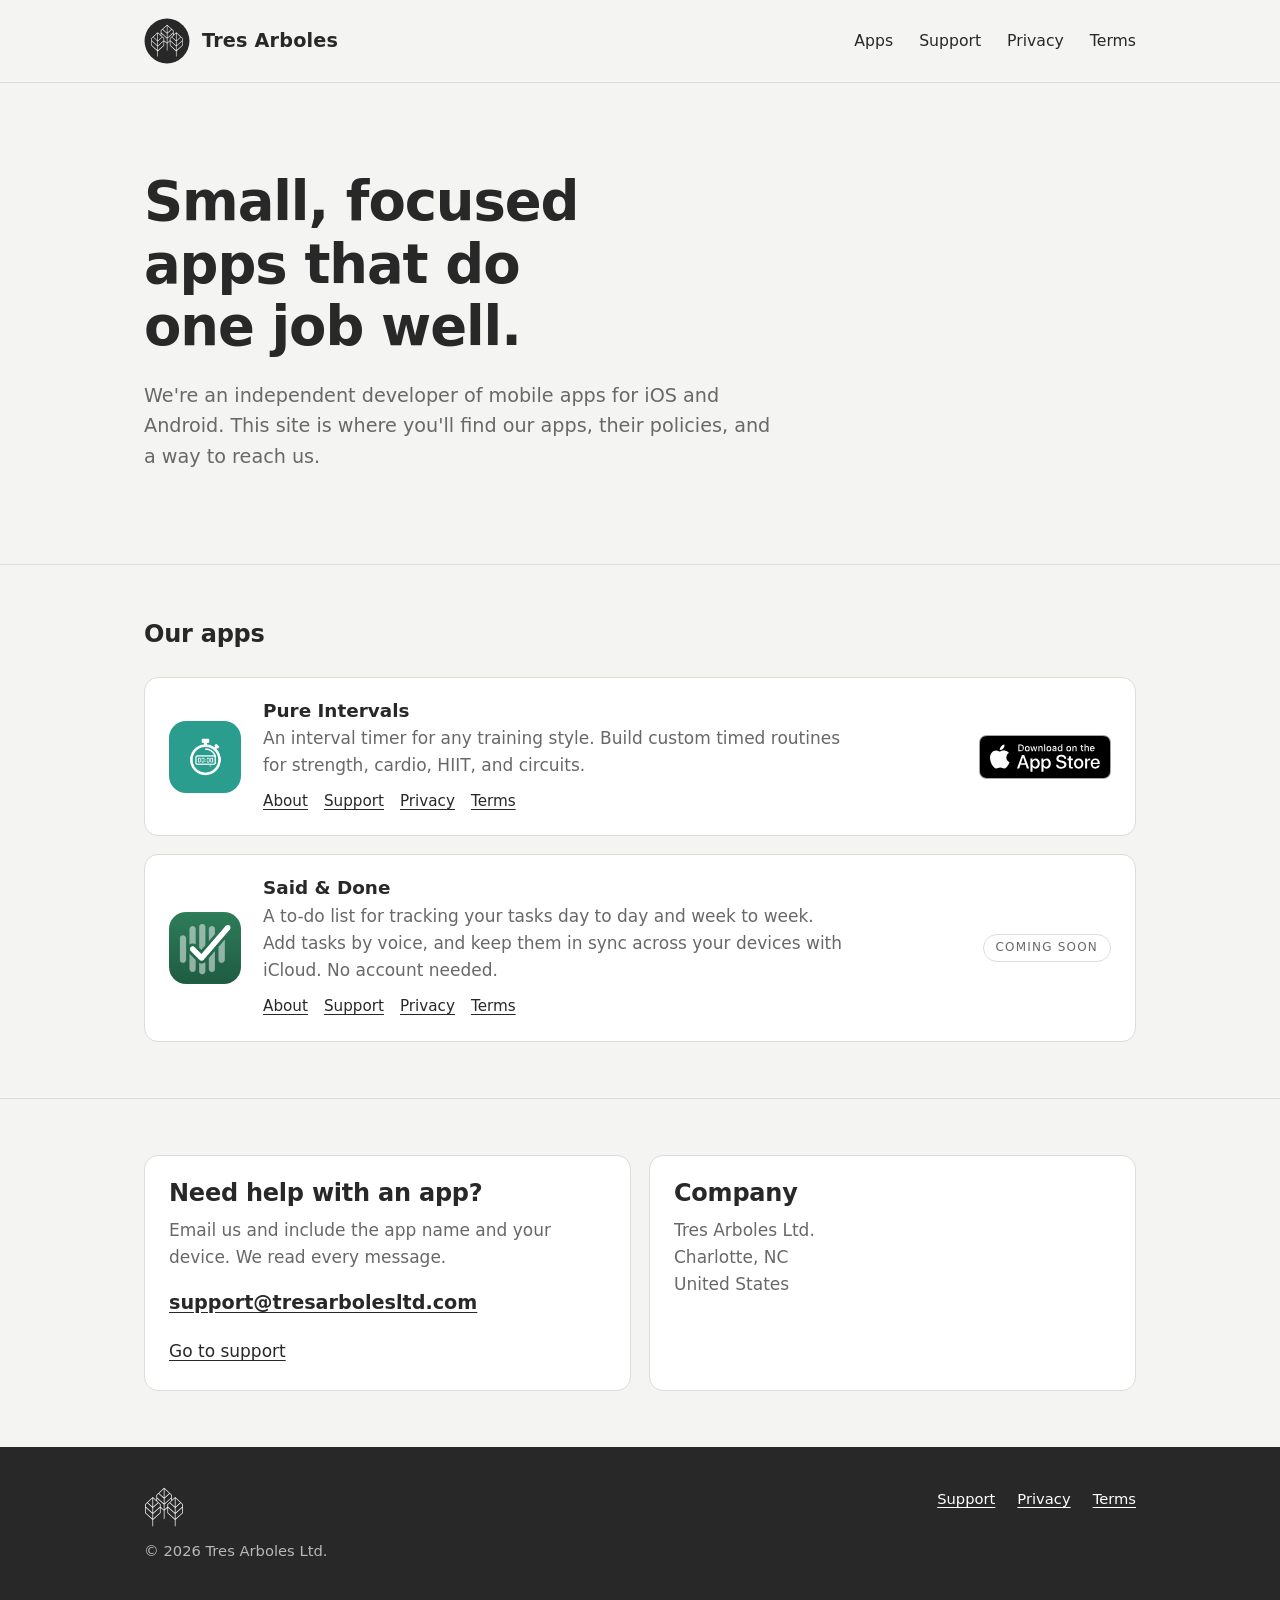
<file: index.html>
<!doctype html>
<html lang="en">
<head>
  <meta charset="utf-8">
  <meta name="viewport" content="width=device-width, initial-scale=1">
  <title>Tres Arboles — Mobile apps</title>
  <meta name="description" content="Tres Arboles Ltd. builds small, focused mobile apps, including Pure Intervals. Find app support, privacy policies, and contact details here.">
  <link rel="canonical" href="https://tresarbolesltd.com/">
  <meta property="og:type" content="website">
  <meta property="og:site_name" content="Tres Arboles">
  <meta property="og:title" content="Apps, support, and privacy policies">
  <meta property="og:description" content="Tres Arboles Ltd. builds small, focused mobile apps, including Pure Intervals. Find app support, privacy policies, and contact details here.">
  <meta property="og:url" content="https://tresarbolesltd.com/">
  <meta property="og:image" content="https://tresarbolesltd.com/assets/og-image.png">
  <meta property="og:image:width" content="1200">
  <meta property="og:image:height" content="630">
  <meta property="og:image:alt" content="Tres Arboles logo">
  <meta name="twitter:card" content="summary_large_image">
  <link rel="icon" href="assets/logo/tres-arboles-circle.svg" type="image/svg+xml">
  <link rel="icon" href="assets/favicon-32.png" type="image/png" sizes="32x32">
  <link rel="apple-touch-icon" href="assets/apple-touch-icon.png">
  <link rel="stylesheet" href="assets/site.css">
</head>
<body>
  <header class="site-header">
    <div class="wrap">
      <a class="brand" href="./" aria-label="Tres Arboles home">
        <img class="logo-light" src="assets/logo/tres-arboles-circle.svg" alt="" width="46" height="46">
        <img class="logo-dark" src="assets/logo/tres-arboles-circle-white.svg" alt="" width="46" height="46">
        <span>Tres Arboles</span>
      </a>
      <nav class="site-nav" aria-label="Main">
        <a href="#apps">Apps</a>
        <a href="support/">Support</a>
        <a href="privacy/">Privacy</a>
        <a href="terms/">Terms</a>
      </nav>
    </div>
  </header>

  <main>
    <section class="hero">
      <div class="wrap">
        <div>
          <h1>Small, focused apps that do one job well.</h1>
          <p class="lede">We're an independent developer of mobile apps for iOS and Android. This site is where you'll find our apps, their policies, and a way to reach us.</p>
        </div>
      </div>
    </section>

    <section class="section" id="apps">
      <div class="wrap">
        <div class="section-head">
          <h2>Our apps</h2>
        </div>
        <ul class="apps">
          <li class="app">
            <img class="app-icon" src="assets/apps/pure-intervals.png" alt="" width="72" height="72">
            <div>
              <h3>Pure Intervals</h3>
              <p>An interval timer for any training style. Build custom timed routines for strength, cardio, HIIT, and circuits.</p>
              <div class="app-links">
                <a href="pure-intervals/">About</a>
                <a href="support/">Support</a>
                <a href="pure-intervals/privacy/">Privacy</a>
                <a href="pure-intervals/terms/">Terms</a>
              </div>
            </div>
            <div class="app-cta">
              <a class="store-badge" href="https://apps.apple.com/us/app/pure-intervals-interval-timer/id6761694802"><img src="assets/badges/app-store.svg" alt="Download on the App Store" width="132" height="44"></a>
            </div>
          </li>
          <li class="app">
            <img class="app-icon" src="assets/apps/said-and-done.png" alt="" width="72" height="72">
            <div>
              <h3>Said &amp; Done</h3>
              <p>A to-do list for tracking your tasks day to day and week to week. Add tasks by voice, and keep them in sync across your devices with iCloud. No account needed.</p>
              <div class="app-links">
                <a href="said-and-done/">About</a>
                <a href="support/">Support</a>
                <a href="said-and-done/privacy/">Privacy</a>
                <a href="said-and-done/terms/">Terms</a>
              </div>
            </div>
            <div class="app-cta">
              <span class="tag">Coming soon</span>
            </div>
          </li>
        </ul>
      </div>
    </section>

    <section class="section" id="contact">
      <div class="wrap">
        <div class="cols">
          <div class="card">
            <h2>Need help with an app?</h2>
            <p class="muted">Email us and include the app name and your device. We read every message.</p>
            <p class="email"><a href="mailto:support@tresarbolesltd.com">support@tresarbolesltd.com</a></p>
            <p><a href="support/">Go to support</a></p>
          </div>
          <div class="card">
            <h2>Company</h2>
            <address>
              Tres Arboles Ltd.<br>
              Charlotte, NC<br>
              United States
            </address>
          </div>
        </div>
      </div>
    </section>
  </main>

  <footer class="site-footer">
    <div class="wrap">
      <div>
        <img src="assets/logo/tres-arboles-mark-white.svg" alt="" width="34" height="34">
        <p>&copy; 2026 Tres Arboles Ltd.</p>
      </div>
      <nav aria-label="Footer">
        <a href="support/">Support</a>
        <a href="privacy/">Privacy</a>
        <a href="terms/">Terms</a>
      </nav>
    </div>
  </footer>
</body>
</html>
</file>
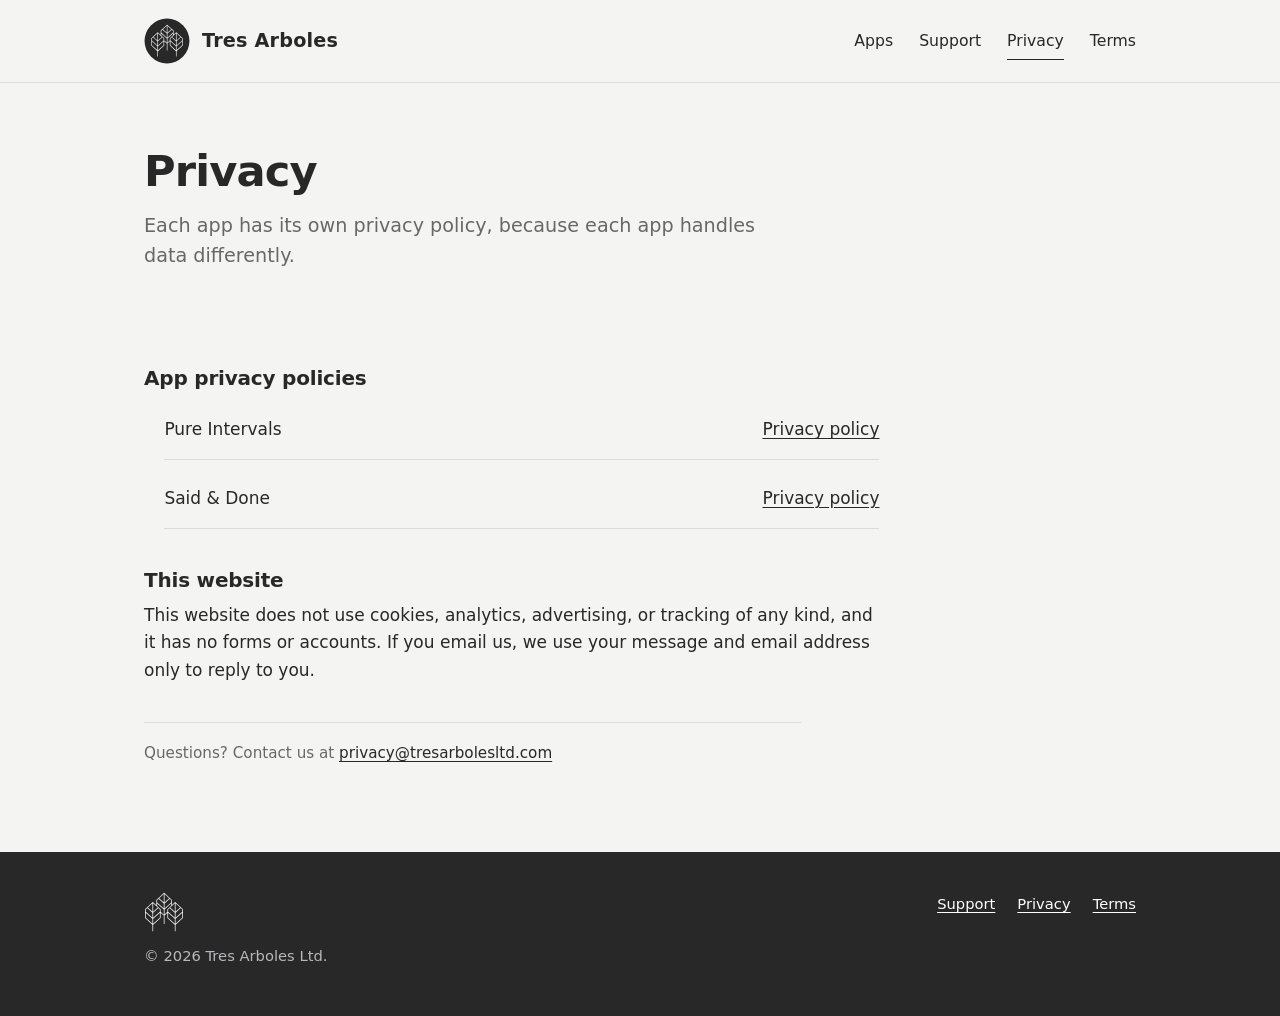
<file: privacy/index.html>
<!doctype html>
<html lang="en">
<head>
  <meta charset="utf-8">
  <meta name="viewport" content="width=device-width, initial-scale=1">
  <title>Privacy — Tres Arboles</title>
  <meta name="description" content="Privacy policies for Tres Arboles apps and this website.">
  <link rel="canonical" href="https://tresarbolesltd.com/privacy/">
  <meta property="og:type" content="website">
  <meta property="og:site_name" content="Tres Arboles">
  <meta property="og:title" content="Privacy — Tres Arboles">
  <meta property="og:description" content="Privacy policies for Tres Arboles apps and this website.">
  <meta property="og:url" content="https://tresarbolesltd.com/privacy/">
  <meta property="og:image" content="https://tresarbolesltd.com/assets/og-image.png">
  <meta property="og:image:width" content="1200">
  <meta property="og:image:height" content="630">
  <meta property="og:image:alt" content="Tres Arboles logo">
  <meta name="twitter:card" content="summary_large_image">
  <link rel="icon" href="../assets/logo/tres-arboles-circle.svg" type="image/svg+xml">
  <link rel="icon" href="../assets/favicon-32.png" type="image/png" sizes="32x32">
  <link rel="apple-touch-icon" href="../assets/apple-touch-icon.png">
  <link rel="stylesheet" href="../assets/site.css">
</head>
<body>
  <header class="site-header">
    <div class="wrap">
      <a class="brand" href="../" aria-label="Tres Arboles home">
        <img class="logo-light" src="../assets/logo/tres-arboles-circle.svg" alt="" width="46" height="46">
        <img class="logo-dark" src="../assets/logo/tres-arboles-circle-white.svg" alt="" width="46" height="46">
        <span>Tres Arboles</span>
      </a>
      <nav class="site-nav" aria-label="Main">
        <a href="../#apps">Apps</a>
        <a href="../support/">Support</a>
        <a href="./" aria-current="page">Privacy</a>
        <a href="../terms/">Terms</a>
      </nav>
    </div>
  </header>

  <main>
    <div class="wrap page-head">
      <h1>Privacy</h1>
      <p class="lede">Each app has its own privacy policy, because each app handles data differently.</p>
    </div>

    <div class="wrap prose">
      <h2>App privacy policies</h2>
      <ul class="doc-list">
        <li><span>Pure Intervals</span> <a href="../pure-intervals/privacy/">Privacy policy</a></li>
        <li><span>Said &amp; Done</span> <a href="../said-and-done/privacy/">Privacy policy</a></li>
      </ul>

      <h2>This website</h2>
      <p>This website does not use cookies, analytics, advertising, or tracking of any kind, and it has no forms or accounts. If you email us, we use your message and email address only to reply to you.</p>

      <p class="updated">Questions? Contact us at <a href="mailto:privacy@tresarbolesltd.com">privacy@tresarbolesltd.com</a></p>
    </div>
  </main>

  <footer class="site-footer">
    <div class="wrap">
      <div>
        <img src="../assets/logo/tres-arboles-mark-white.svg" alt="" width="34" height="34">
        <p>&copy; 2026 Tres Arboles Ltd.</p>
      </div>
      <nav aria-label="Footer">
        <a href="../support/">Support</a>
        <a href="./">Privacy</a>
        <a href="../terms/">Terms</a>
      </nav>
    </div>
  </footer>
</body>
</html>
</file>
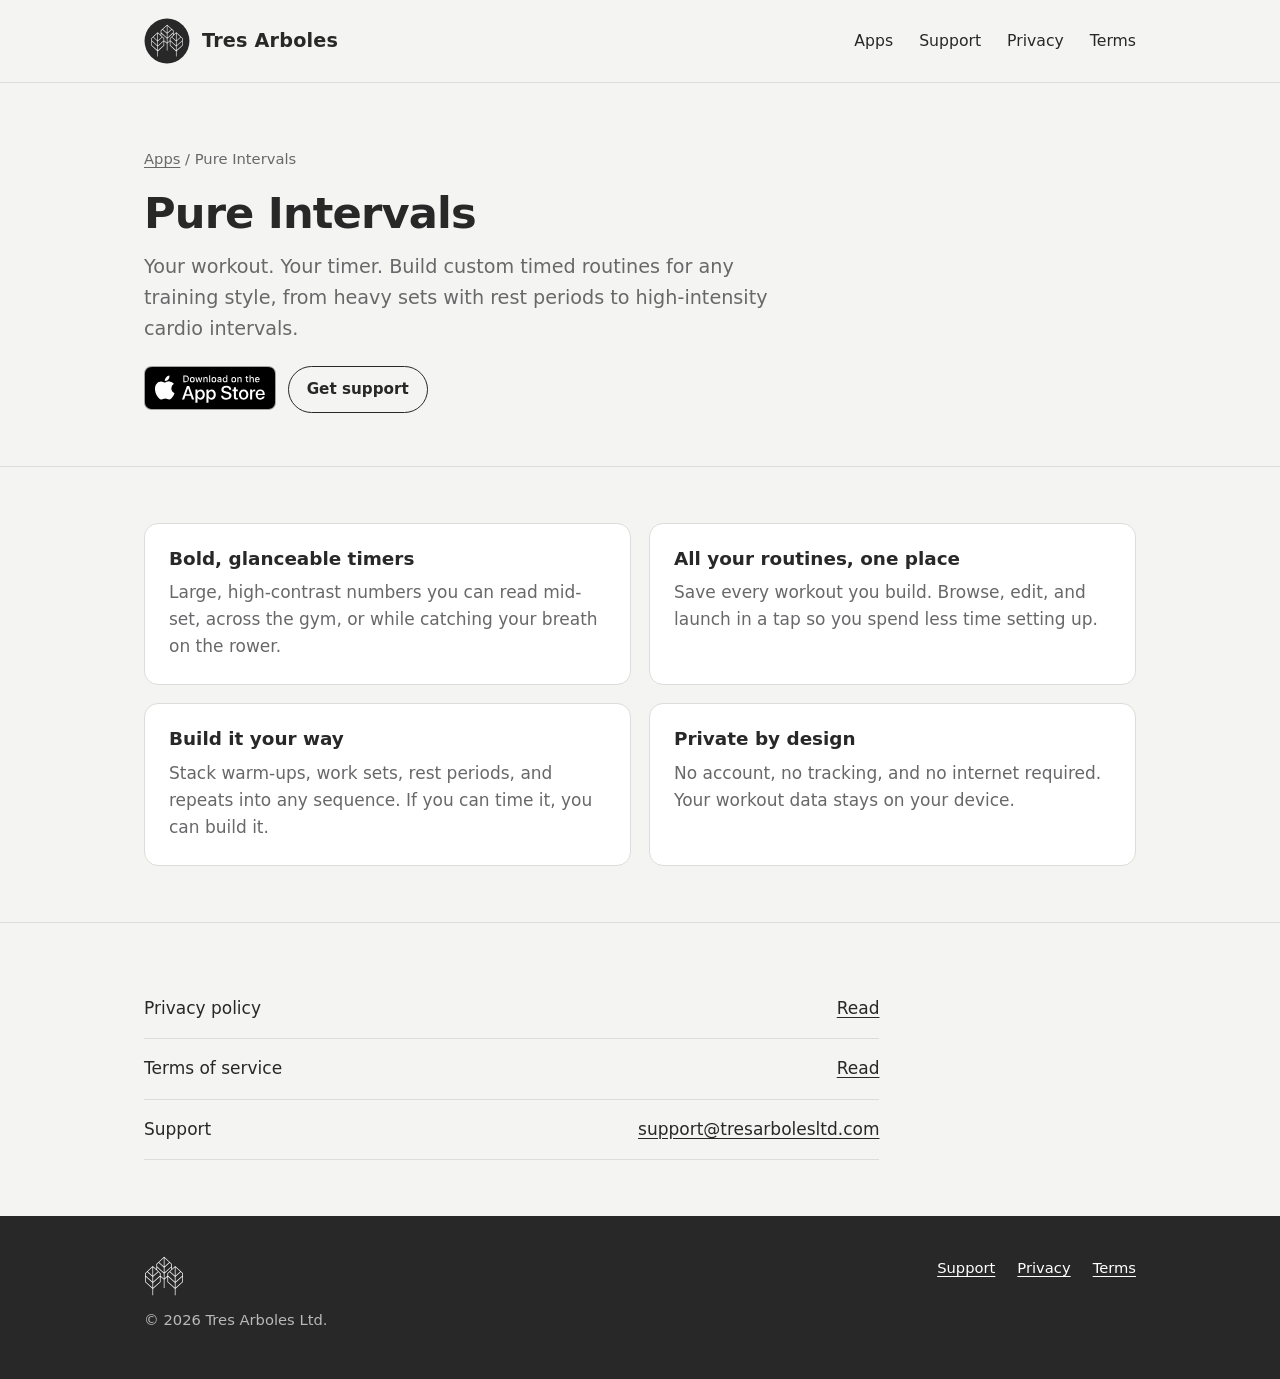
<file: pure-intervals/index.html>
<!doctype html>
<html lang="en">
<head>
  <meta charset="utf-8">
  <meta name="viewport" content="width=device-width, initial-scale=1">
  <title>Pure Intervals — Tres Arboles</title>
  <meta name="description" content="Pure Intervals is an interval timer for any training style: strength, cardio, HIIT, and circuits.">
  <link rel="canonical" href="https://tresarbolesltd.com/pure-intervals/">
  <meta property="og:type" content="website">
  <meta property="og:site_name" content="Tres Arboles">
  <meta property="og:title" content="Pure Intervals — Tres Arboles">
  <meta property="og:description" content="Pure Intervals is an interval timer for any training style: strength, cardio, HIIT, and circuits.">
  <meta property="og:url" content="https://tresarbolesltd.com/pure-intervals/">
  <meta property="og:image" content="https://tresarbolesltd.com/assets/og-image.png">
  <meta property="og:image:width" content="1200">
  <meta property="og:image:height" content="630">
  <meta property="og:image:alt" content="Tres Arboles logo">
  <meta name="twitter:card" content="summary_large_image">
  <link rel="icon" href="../assets/logo/tres-arboles-circle.svg" type="image/svg+xml">
  <link rel="icon" href="../assets/favicon-32.png" type="image/png" sizes="32x32">
  <link rel="apple-touch-icon" href="../assets/apple-touch-icon.png">
  <link rel="stylesheet" href="../assets/site.css">
</head>
<body>
  <header class="site-header">
    <div class="wrap">
      <a class="brand" href="../" aria-label="Tres Arboles home">
        <img class="logo-light" src="../assets/logo/tres-arboles-circle.svg" alt="" width="46" height="46">
        <img class="logo-dark" src="../assets/logo/tres-arboles-circle-white.svg" alt="" width="46" height="46">
        <span>Tres Arboles</span>
      </a>
      <nav class="site-nav" aria-label="Main">
        <a href="../#apps">Apps</a>
        <a href="../support/">Support</a>
        <a href="../privacy/">Privacy</a>
        <a href="../terms/">Terms</a>
      </nav>
    </div>
  </header>

  <main>
    <div class="wrap page-head">
      <p class="crumb"><a href="../#apps">Apps</a> / Pure Intervals</p>
      <h1>Pure Intervals</h1>
      <p class="lede">Your workout. Your timer. Build custom timed routines for any training style, from heavy sets with rest periods to high-intensity cardio intervals.</p>
      <p style="margin-top:22px; display:flex; gap:12px; flex-wrap:wrap">
        <a class="store-badge" href="https://apps.apple.com/us/app/pure-intervals-interval-timer/id6761694802"><img src="../assets/badges/app-store.svg" alt="Download on the App Store" width="132" height="44"></a>
        <a class="btn btn--ghost" href="../support/">Get support</a>
      </p>
    </div>

    <section class="section">
      <div class="wrap">
        <div class="cols">
          <div class="card">
            <h3>Bold, glanceable timers</h3>
            <p class="muted">Large, high-contrast numbers you can read mid-set, across the gym, or while catching your breath on the rower.</p>
          </div>
          <div class="card">
            <h3>All your routines, one place</h3>
            <p class="muted">Save every workout you build. Browse, edit, and launch in a tap so you spend less time setting up.</p>
          </div>
          <div class="card">
            <h3>Build it your way</h3>
            <p class="muted">Stack warm-ups, work sets, rest periods, and repeats into any sequence. If you can time it, you can build it.</p>
          </div>
          <div class="card">
            <h3>Private by design</h3>
            <p class="muted">No account, no tracking, and no internet required. Your workout data stays on your device.</p>
          </div>
        </div>
      </div>
    </section>

    <section class="section">
      <div class="wrap">
        <ul class="doc-list">
          <li><span>Privacy policy</span> <a href="privacy/">Read</a></li>
          <li><span>Terms of service</span> <a href="terms/">Read</a></li>
          <li><span>Support</span> <a href="mailto:support@tresarbolesltd.com">support@tresarbolesltd.com</a></li>
        </ul>
      </div>
    </section>
  </main>

  <footer class="site-footer">
    <div class="wrap">
      <div>
        <img src="../assets/logo/tres-arboles-mark-white.svg" alt="" width="34" height="34">
        <p>&copy; 2026 Tres Arboles Ltd.</p>
      </div>
      <nav aria-label="Footer">
        <a href="../support/">Support</a>
        <a href="../privacy/">Privacy</a>
        <a href="../terms/">Terms</a>
      </nav>
    </div>
  </footer>
</body>
</html>
</file>
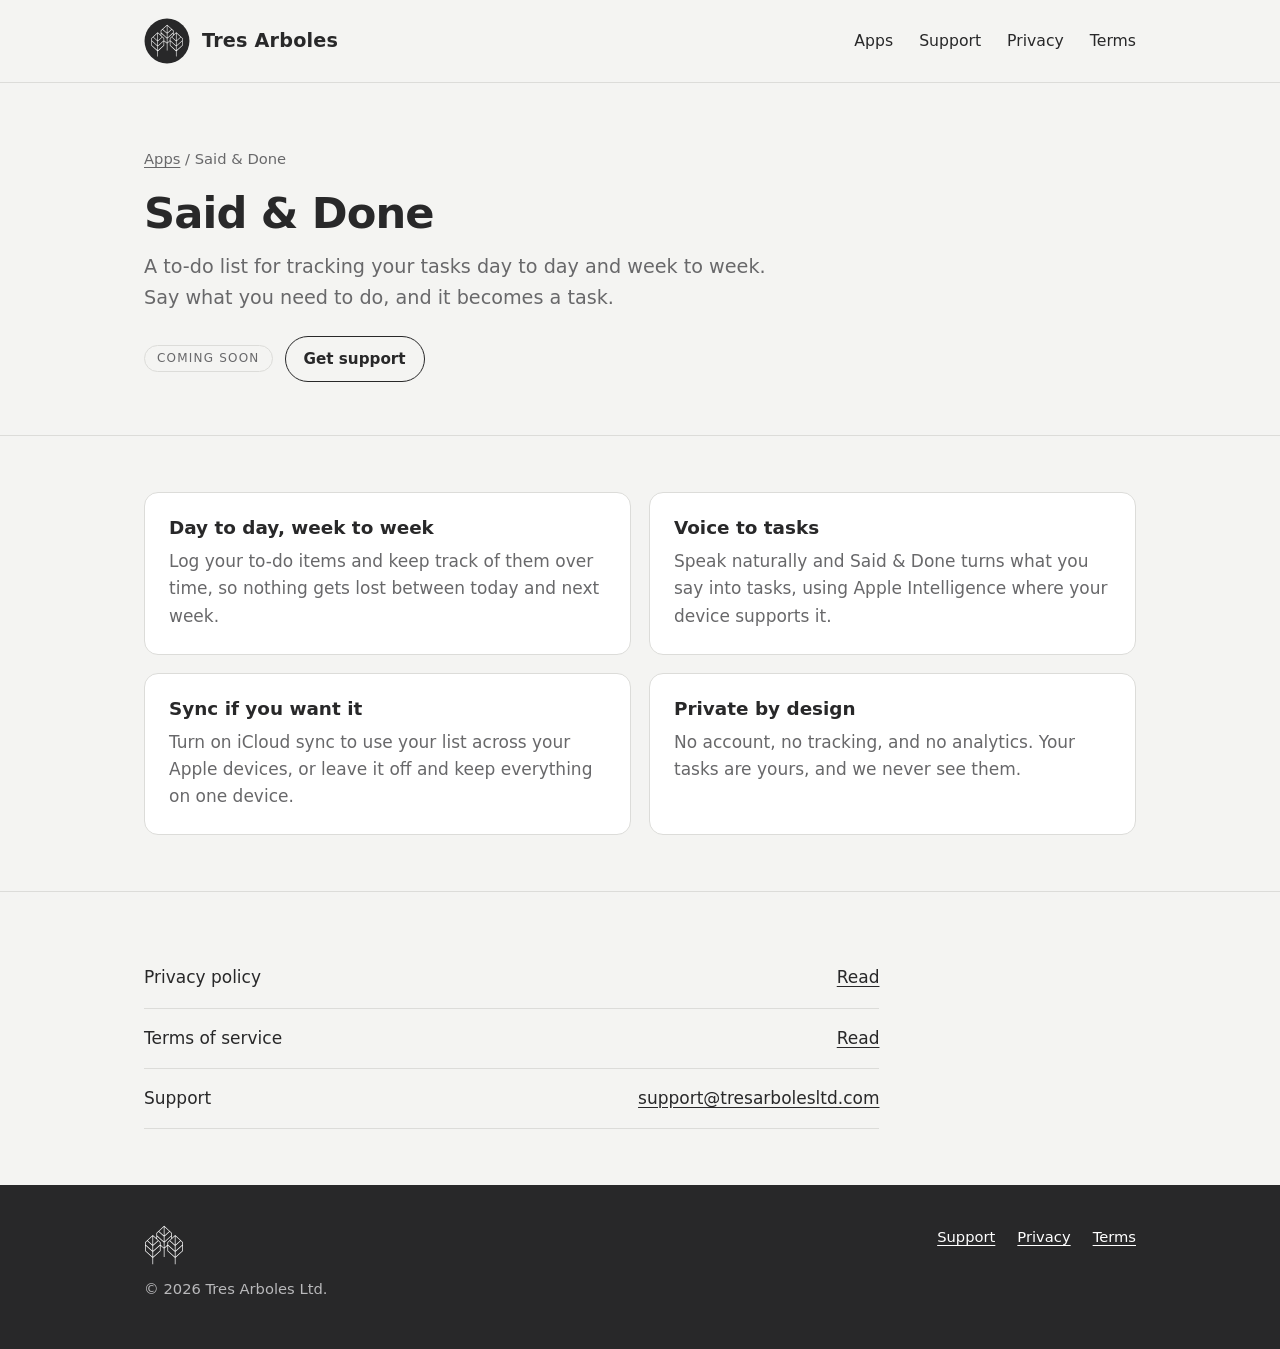
<file: said-and-done/index.html>
<!doctype html>
<html lang="en">
<head>
  <meta charset="utf-8">
  <meta name="viewport" content="width=device-width, initial-scale=1">
  <title>Said &amp; Done — Tres Arboles</title>
  <meta name="description" content="Said &amp; Done is a to-do list for tracking your tasks day to day and week to week, with voice entry and optional iCloud sync.">
  <link rel="canonical" href="https://tresarbolesltd.com/said-and-done/">
  <meta property="og:type" content="website">
  <meta property="og:site_name" content="Tres Arboles">
  <meta property="og:title" content="Said &amp; Done — Tres Arboles">
  <meta property="og:description" content="Said &amp; Done is a to-do list for tracking your tasks day to day and week to week, with voice entry and optional iCloud sync.">
  <meta property="og:url" content="https://tresarbolesltd.com/said-and-done/">
  <meta property="og:image" content="https://tresarbolesltd.com/assets/og-image.png">
  <meta property="og:image:width" content="1200">
  <meta property="og:image:height" content="630">
  <meta property="og:image:alt" content="Tres Arboles logo">
  <meta name="twitter:card" content="summary_large_image">
  <link rel="icon" href="../assets/logo/tres-arboles-circle.svg" type="image/svg+xml">
  <link rel="icon" href="../assets/favicon-32.png" type="image/png" sizes="32x32">
  <link rel="apple-touch-icon" href="../assets/apple-touch-icon.png">
  <link rel="stylesheet" href="../assets/site.css">
</head>
<body>
  <header class="site-header">
    <div class="wrap">
      <a class="brand" href="../" aria-label="Tres Arboles home">
        <img class="logo-light" src="../assets/logo/tres-arboles-circle.svg" alt="" width="46" height="46">
        <img class="logo-dark" src="../assets/logo/tres-arboles-circle-white.svg" alt="" width="46" height="46">
        <span>Tres Arboles</span>
      </a>
      <nav class="site-nav" aria-label="Main">
        <a href="../#apps">Apps</a>
        <a href="../support/">Support</a>
        <a href="../privacy/">Privacy</a>
        <a href="../terms/">Terms</a>
      </nav>
    </div>
  </header>

  <main>
    <div class="wrap page-head">
      <p class="crumb"><a href="../#apps">Apps</a> / Said &amp; Done</p>
      <h1>Said &amp; Done</h1>
      <p class="lede">A to-do list for tracking your tasks day to day and week to week. Say what you need to do, and it becomes a task.</p>
      <p style="margin-top:22px; display:flex; gap:12px; flex-wrap:wrap; align-items:center">
        <span class="tag">Coming soon</span>
        <a class="btn btn--ghost" href="../support/">Get support</a>
      </p>
    </div>

    <section class="section">
      <div class="wrap">
        <div class="cols">
          <div class="card">
            <h3>Day to day, week to week</h3>
            <p class="muted">Log your to-do items and keep track of them over time, so nothing gets lost between today and next week.</p>
          </div>
          <div class="card">
            <h3>Voice to tasks</h3>
            <p class="muted">Speak naturally and Said &amp; Done turns what you say into tasks, using Apple Intelligence where your device supports it.</p>
          </div>
          <div class="card">
            <h3>Sync if you want it</h3>
            <p class="muted">Turn on iCloud sync to use your list across your Apple devices, or leave it off and keep everything on one device.</p>
          </div>
          <div class="card">
            <h3>Private by design</h3>
            <p class="muted">No account, no tracking, and no analytics. Your tasks are yours, and we never see them.</p>
          </div>
        </div>
      </div>
    </section>

    <section class="section">
      <div class="wrap">
        <ul class="doc-list">
          <li><span>Privacy policy</span> <a href="privacy/">Read</a></li>
          <li><span>Terms of service</span> <a href="terms/">Read</a></li>
          <li><span>Support</span> <a href="mailto:support@tresarbolesltd.com">support@tresarbolesltd.com</a></li>
        </ul>
      </div>
    </section>
  </main>

  <footer class="site-footer">
    <div class="wrap">
      <div>
        <img src="../assets/logo/tres-arboles-mark-white.svg" alt="" width="34" height="34">
        <p>&copy; 2026 Tres Arboles Ltd.</p>
      </div>
      <nav aria-label="Footer">
        <a href="../support/">Support</a>
        <a href="../privacy/">Privacy</a>
        <a href="../terms/">Terms</a>
      </nav>
    </div>
  </footer>
</body>
</html>
</file>
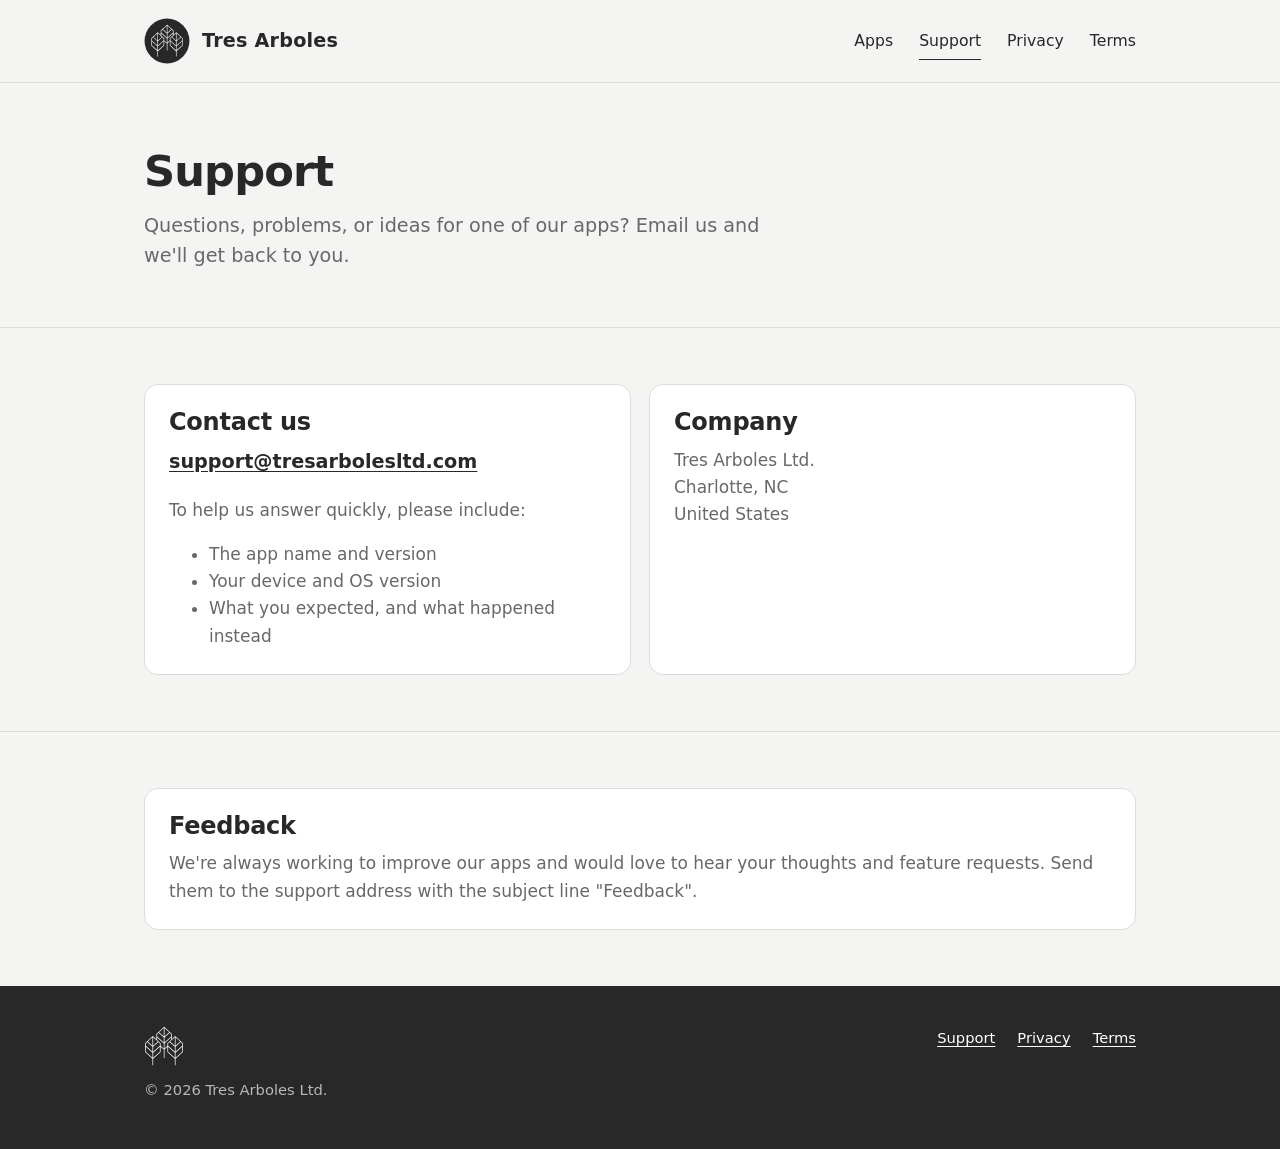
<file: support/index.html>
<!doctype html>
<html lang="en">
<head>
  <meta charset="utf-8">
  <meta name="viewport" content="width=device-width, initial-scale=1">
  <title>Support — Tres Arboles</title>
  <meta name="description" content="Get help with Tres Arboles apps, including Pure Intervals. Contact support by email.">
  <link rel="canonical" href="https://tresarbolesltd.com/support/">
  <meta property="og:type" content="website">
  <meta property="og:site_name" content="Tres Arboles">
  <meta property="og:title" content="Support — Tres Arboles">
  <meta property="og:description" content="Get help with Tres Arboles apps, including Pure Intervals. Contact support by email.">
  <meta property="og:url" content="https://tresarbolesltd.com/support/">
  <meta property="og:image" content="https://tresarbolesltd.com/assets/og-image.png">
  <meta property="og:image:width" content="1200">
  <meta property="og:image:height" content="630">
  <meta property="og:image:alt" content="Tres Arboles logo">
  <meta name="twitter:card" content="summary_large_image">
  <link rel="icon" href="../assets/logo/tres-arboles-circle.svg" type="image/svg+xml">
  <link rel="icon" href="../assets/favicon-32.png" type="image/png" sizes="32x32">
  <link rel="apple-touch-icon" href="../assets/apple-touch-icon.png">
  <link rel="stylesheet" href="../assets/site.css">
</head>
<body>
  <header class="site-header">
    <div class="wrap">
      <a class="brand" href="../" aria-label="Tres Arboles home">
        <img class="logo-light" src="../assets/logo/tres-arboles-circle.svg" alt="" width="46" height="46">
        <img class="logo-dark" src="../assets/logo/tres-arboles-circle-white.svg" alt="" width="46" height="46">
        <span>Tres Arboles</span>
      </a>
      <nav class="site-nav" aria-label="Main">
        <a href="../#apps">Apps</a>
        <a href="./" aria-current="page">Support</a>
        <a href="../privacy/">Privacy</a>
        <a href="../terms/">Terms</a>
      </nav>
    </div>
  </header>

  <main>
    <div class="wrap page-head">
      <h1>Support</h1>
      <p class="lede">Questions, problems, or ideas for one of our apps? Email us and we'll get back to you.</p>
    </div>

    <section class="section">
      <div class="wrap">
        <div class="cols">
          <div class="card">
            <h2>Contact us</h2>
            <p class="email"><a href="mailto:support@tresarbolesltd.com">support@tresarbolesltd.com</a></p>
            <p class="muted">To help us answer quickly, please include:</p>
            <ul class="muted">
              <li>The app name and version</li>
              <li>Your device and OS version</li>
              <li>What you expected, and what happened instead</li>
            </ul>
          </div>
          <div class="card">
            <h2>Company</h2>
            <address>
              Tres Arboles Ltd.<br>
              Charlotte, NC<br>
              United States
            </address>
          </div>
        </div>
      </div>
    </section>

    <section class="section">
      <div class="wrap">
        <div class="card">
          <h2>Feedback</h2>
          <p class="muted">We're always working to improve our apps and would love to hear your thoughts and feature requests. Send them to the support address with the subject line "Feedback".</p>
        </div>
      </div>
    </section>
  </main>

  <footer class="site-footer">
    <div class="wrap">
      <div>
        <img src="../assets/logo/tres-arboles-mark-white.svg" alt="" width="34" height="34">
        <p>&copy; 2026 Tres Arboles Ltd.</p>
      </div>
      <nav aria-label="Footer">
        <a href="./">Support</a>
        <a href="../privacy/">Privacy</a>
        <a href="../terms/">Terms</a>
      </nav>
    </div>
  </footer>
</body>
</html>
</file>
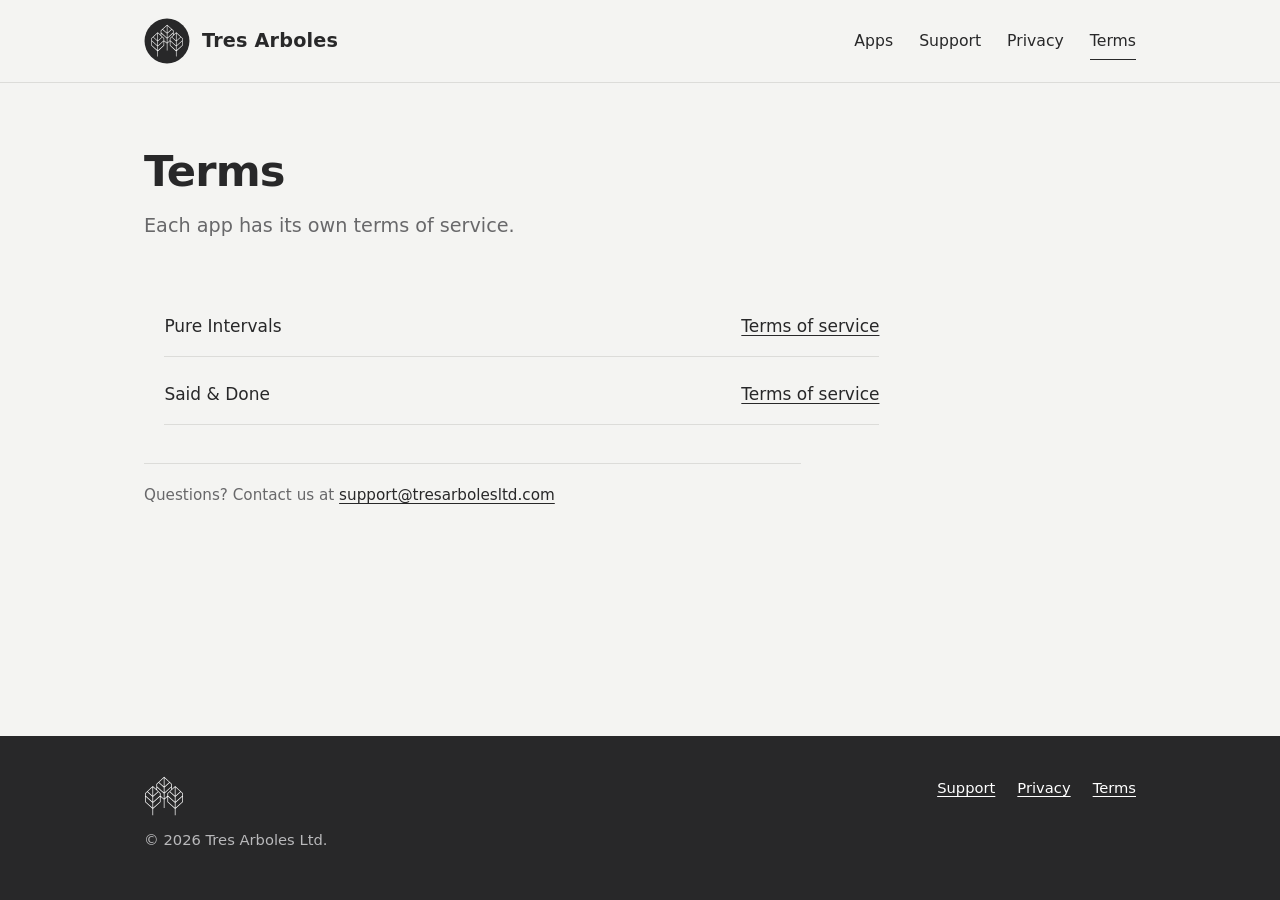
<file: terms/index.html>
<!doctype html>
<html lang="en">
<head>
  <meta charset="utf-8">
  <meta name="viewport" content="width=device-width, initial-scale=1">
  <title>Terms — Tres Arboles</title>
  <meta name="description" content="Terms of service for Tres Arboles apps.">
  <link rel="canonical" href="https://tresarbolesltd.com/terms/">
  <meta property="og:type" content="website">
  <meta property="og:site_name" content="Tres Arboles">
  <meta property="og:title" content="Terms — Tres Arboles">
  <meta property="og:description" content="Terms of service for Tres Arboles apps.">
  <meta property="og:url" content="https://tresarbolesltd.com/terms/">
  <meta property="og:image" content="https://tresarbolesltd.com/assets/og-image.png">
  <meta property="og:image:width" content="1200">
  <meta property="og:image:height" content="630">
  <meta property="og:image:alt" content="Tres Arboles logo">
  <meta name="twitter:card" content="summary_large_image">
  <link rel="icon" href="../assets/logo/tres-arboles-circle.svg" type="image/svg+xml">
  <link rel="icon" href="../assets/favicon-32.png" type="image/png" sizes="32x32">
  <link rel="apple-touch-icon" href="../assets/apple-touch-icon.png">
  <link rel="stylesheet" href="../assets/site.css">
</head>
<body>
  <header class="site-header">
    <div class="wrap">
      <a class="brand" href="../" aria-label="Tres Arboles home">
        <img class="logo-light" src="../assets/logo/tres-arboles-circle.svg" alt="" width="46" height="46">
        <img class="logo-dark" src="../assets/logo/tres-arboles-circle-white.svg" alt="" width="46" height="46">
        <span>Tres Arboles</span>
      </a>
      <nav class="site-nav" aria-label="Main">
        <a href="../#apps">Apps</a>
        <a href="../support/">Support</a>
        <a href="../privacy/">Privacy</a>
        <a href="./" aria-current="page">Terms</a>
      </nav>
    </div>
  </header>

  <main>
    <div class="wrap page-head">
      <h1>Terms</h1>
      <p class="lede">Each app has its own terms of service.</p>
    </div>

    <div class="wrap prose">
      <ul class="doc-list">
        <li><span>Pure Intervals</span> <a href="../pure-intervals/terms/">Terms of service</a></li>
        <li><span>Said &amp; Done</span> <a href="../said-and-done/terms/">Terms of service</a></li>
      </ul>
      <p class="updated">Questions? Contact us at <a href="mailto:support@tresarbolesltd.com">support@tresarbolesltd.com</a></p>
    </div>
  </main>

  <footer class="site-footer">
    <div class="wrap">
      <div>
        <img src="../assets/logo/tres-arboles-mark-white.svg" alt="" width="34" height="34">
        <p>&copy; 2026 Tres Arboles Ltd.</p>
      </div>
      <nav aria-label="Footer">
        <a href="../support/">Support</a>
        <a href="../privacy/">Privacy</a>
        <a href="./">Terms</a>
      </nav>
    </div>
  </footer>
</body>
</html>
</file>
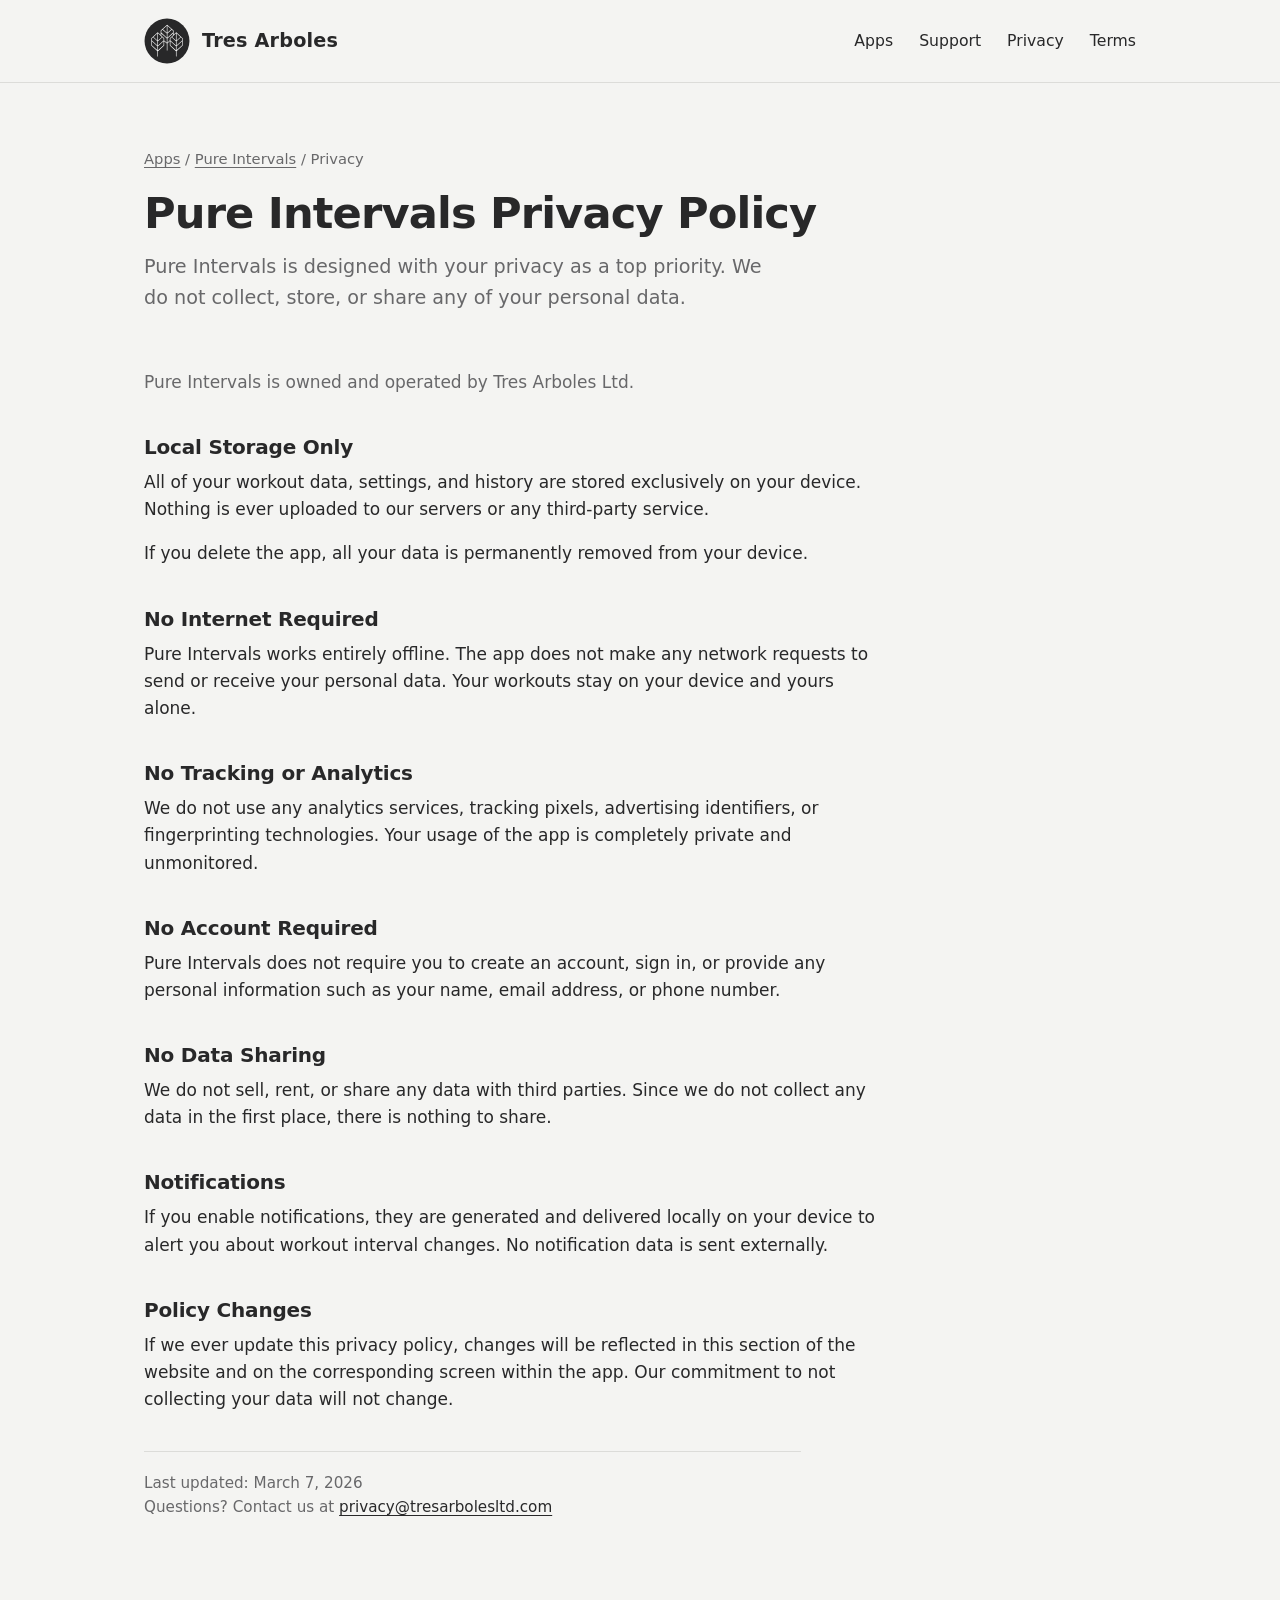
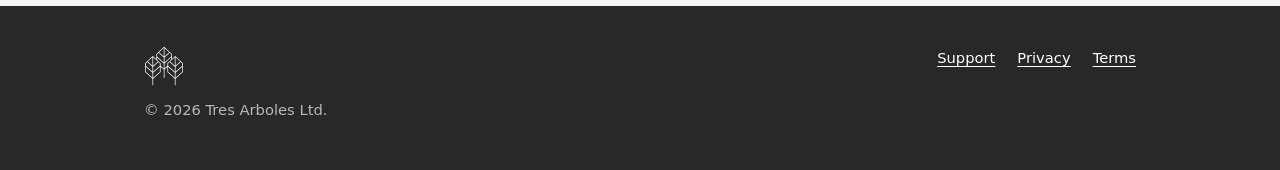
<file: pure-intervals/privacy/index.html>
<!doctype html>
<html lang="en">
<head>
  <meta charset="utf-8">
  <meta name="viewport" content="width=device-width, initial-scale=1">
  <title>Pure Intervals Privacy Policy — Tres Arboles</title>
  <meta name="description" content="Privacy policy for the Pure Intervals app. Pure Intervals does not collect, store, or share personal data.">
  <link rel="canonical" href="https://tresarbolesltd.com/pure-intervals/privacy/">
  <meta property="og:type" content="website">
  <meta property="og:site_name" content="Tres Arboles">
  <meta property="og:title" content="Pure Intervals Privacy Policy — Tres Arboles">
  <meta property="og:description" content="Privacy policy for the Pure Intervals app. Pure Intervals does not collect, store, or share personal data.">
  <meta property="og:url" content="https://tresarbolesltd.com/pure-intervals/privacy/">
  <meta property="og:image" content="https://tresarbolesltd.com/assets/og-image.png">
  <meta property="og:image:width" content="1200">
  <meta property="og:image:height" content="630">
  <meta property="og:image:alt" content="Tres Arboles logo">
  <meta name="twitter:card" content="summary_large_image">
  <link rel="icon" href="../../assets/logo/tres-arboles-circle.svg" type="image/svg+xml">
  <link rel="icon" href="../../assets/favicon-32.png" type="image/png" sizes="32x32">
  <link rel="apple-touch-icon" href="../../assets/apple-touch-icon.png">
  <link rel="stylesheet" href="../../assets/site.css">
</head>
<body>
  <header class="site-header">
    <div class="wrap">
      <a class="brand" href="../../" aria-label="Tres Arboles home">
        <img class="logo-light" src="../../assets/logo/tres-arboles-circle.svg" alt="" width="46" height="46">
        <img class="logo-dark" src="../../assets/logo/tres-arboles-circle-white.svg" alt="" width="46" height="46">
        <span>Tres Arboles</span>
      </a>
      <nav class="site-nav" aria-label="Main">
        <a href="../../#apps">Apps</a>
        <a href="../../support/">Support</a>
        <a href="../../privacy/">Privacy</a>
        <a href="../../terms/">Terms</a>
      </nav>
    </div>
  </header>

  <main>
    <div class="wrap page-head">
      <p class="crumb"><a href="../../#apps">Apps</a> / <a href="../">Pure Intervals</a> / Privacy</p>
      <h1>Pure Intervals Privacy Policy</h1>
      <p class="lede">Pure Intervals is designed with your privacy as a top priority. We do not collect, store, or share any of your personal data.</p>
    </div>

    <div class="wrap prose">
      <p class="muted">Pure Intervals is owned and operated by Tres Arboles Ltd.</p>

      <h2>Local Storage Only</h2>
      <p>All of your workout data, settings, and history are stored exclusively on your device. Nothing is ever uploaded to our servers or any third-party service.</p>
      <p>If you delete the app, all your data is permanently removed from your device.</p>

      <h2>No Internet Required</h2>
      <p>Pure Intervals works entirely offline. The app does not make any network requests to send or receive your personal data. Your workouts stay on your device and yours alone.</p>

      <h2>No Tracking or Analytics</h2>
      <p>We do not use any analytics services, tracking pixels, advertising identifiers, or fingerprinting technologies. Your usage of the app is completely private and unmonitored.</p>

      <h2>No Account Required</h2>
      <p>Pure Intervals does not require you to create an account, sign in, or provide any personal information such as your name, email address, or phone number.</p>

      <h2>No Data Sharing</h2>
      <p>We do not sell, rent, or share any data with third parties. Since we do not collect any data in the first place, there is nothing to share.</p>

      <h2>Notifications</h2>
      <p>If you enable notifications, they are generated and delivered locally on your device to alert you about workout interval changes. No notification data is sent externally.</p>

      <h2>Policy Changes</h2>
      <p>If we ever update this privacy policy, changes will be reflected in this section of the website and on the corresponding screen within the app. Our commitment to not collecting your data will not change.</p>

      <p class="updated">Last updated: March 7, 2026<br>Questions? Contact us at <a href="mailto:privacy@tresarbolesltd.com">privacy@tresarbolesltd.com</a></p>
    </div>
  </main>

  <footer class="site-footer">
    <div class="wrap">
      <div>
        <img src="../../assets/logo/tres-arboles-mark-white.svg" alt="" width="34" height="34">
        <p>&copy; 2026 Tres Arboles Ltd.</p>
      </div>
      <nav aria-label="Footer">
        <a href="../../support/">Support</a>
        <a href="../../privacy/">Privacy</a>
        <a href="../../terms/">Terms</a>
      </nav>
    </div>
  </footer>
</body>
</html>
</file>
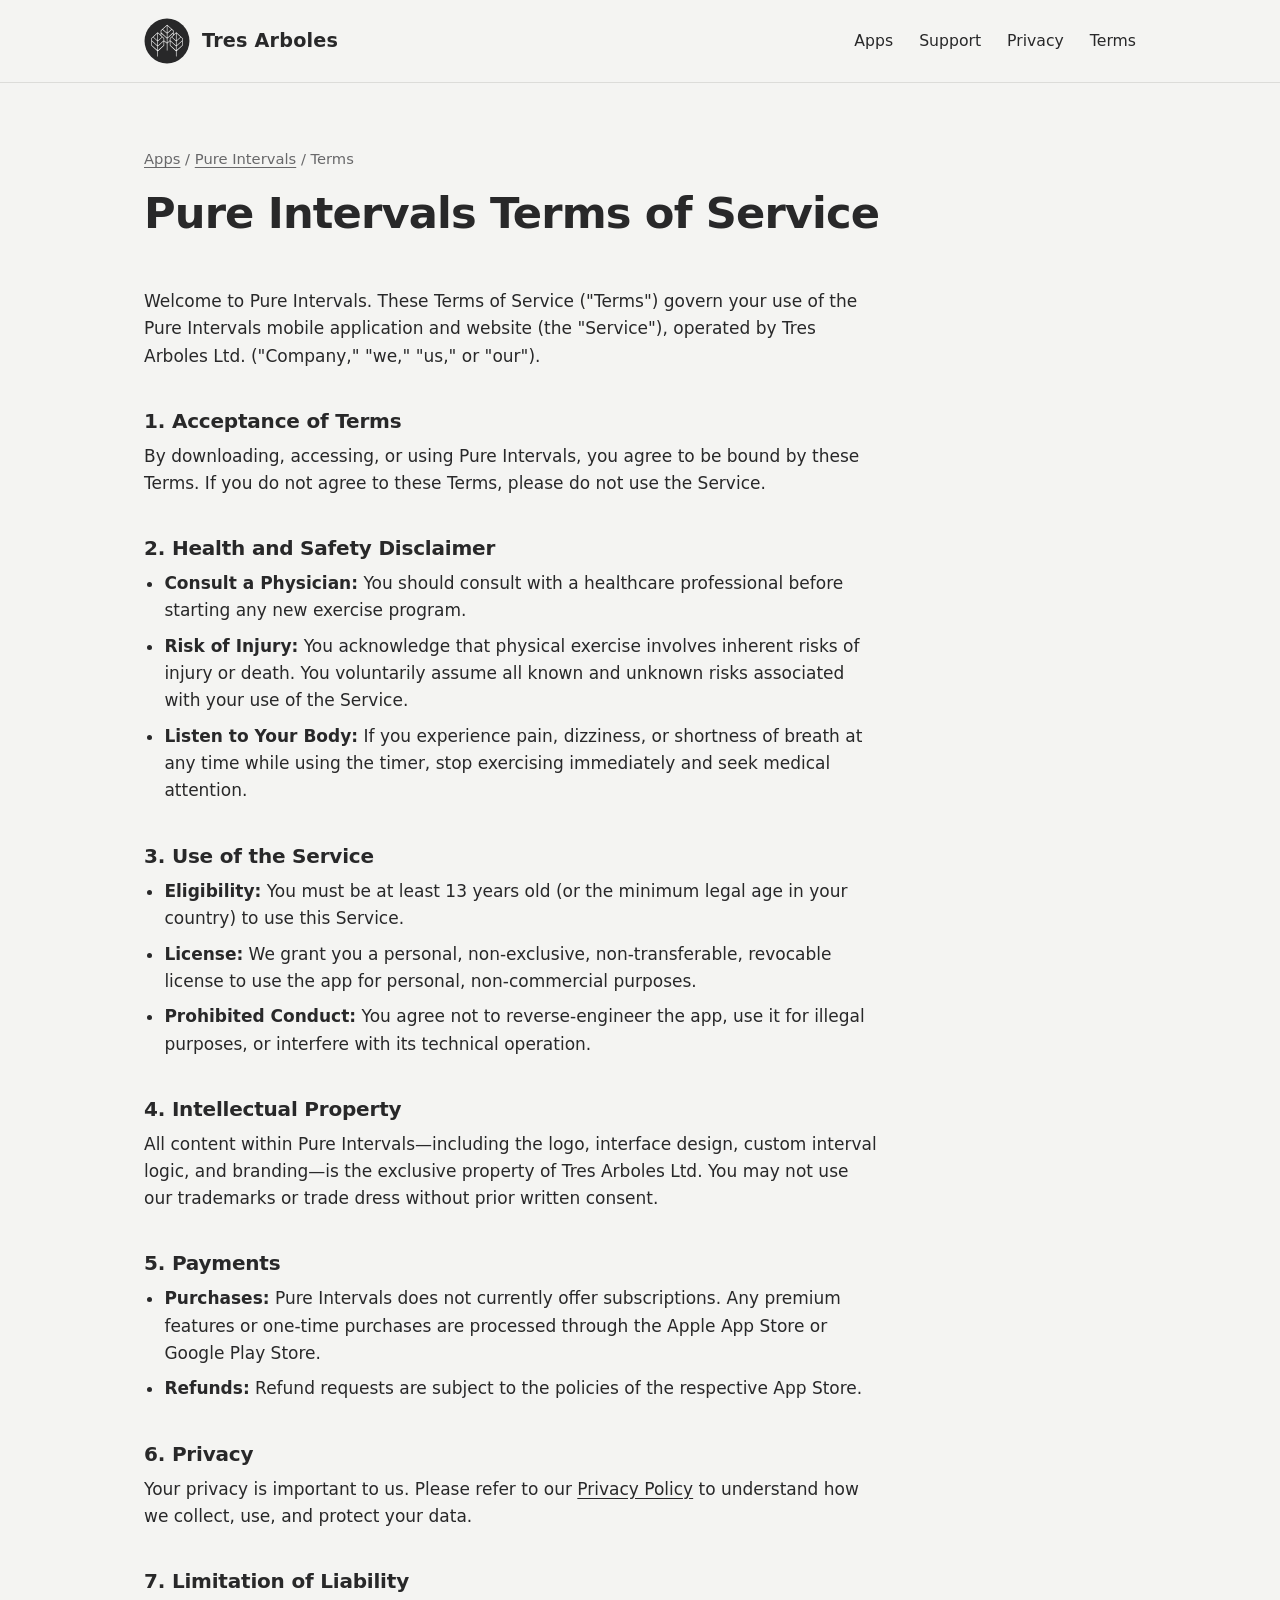
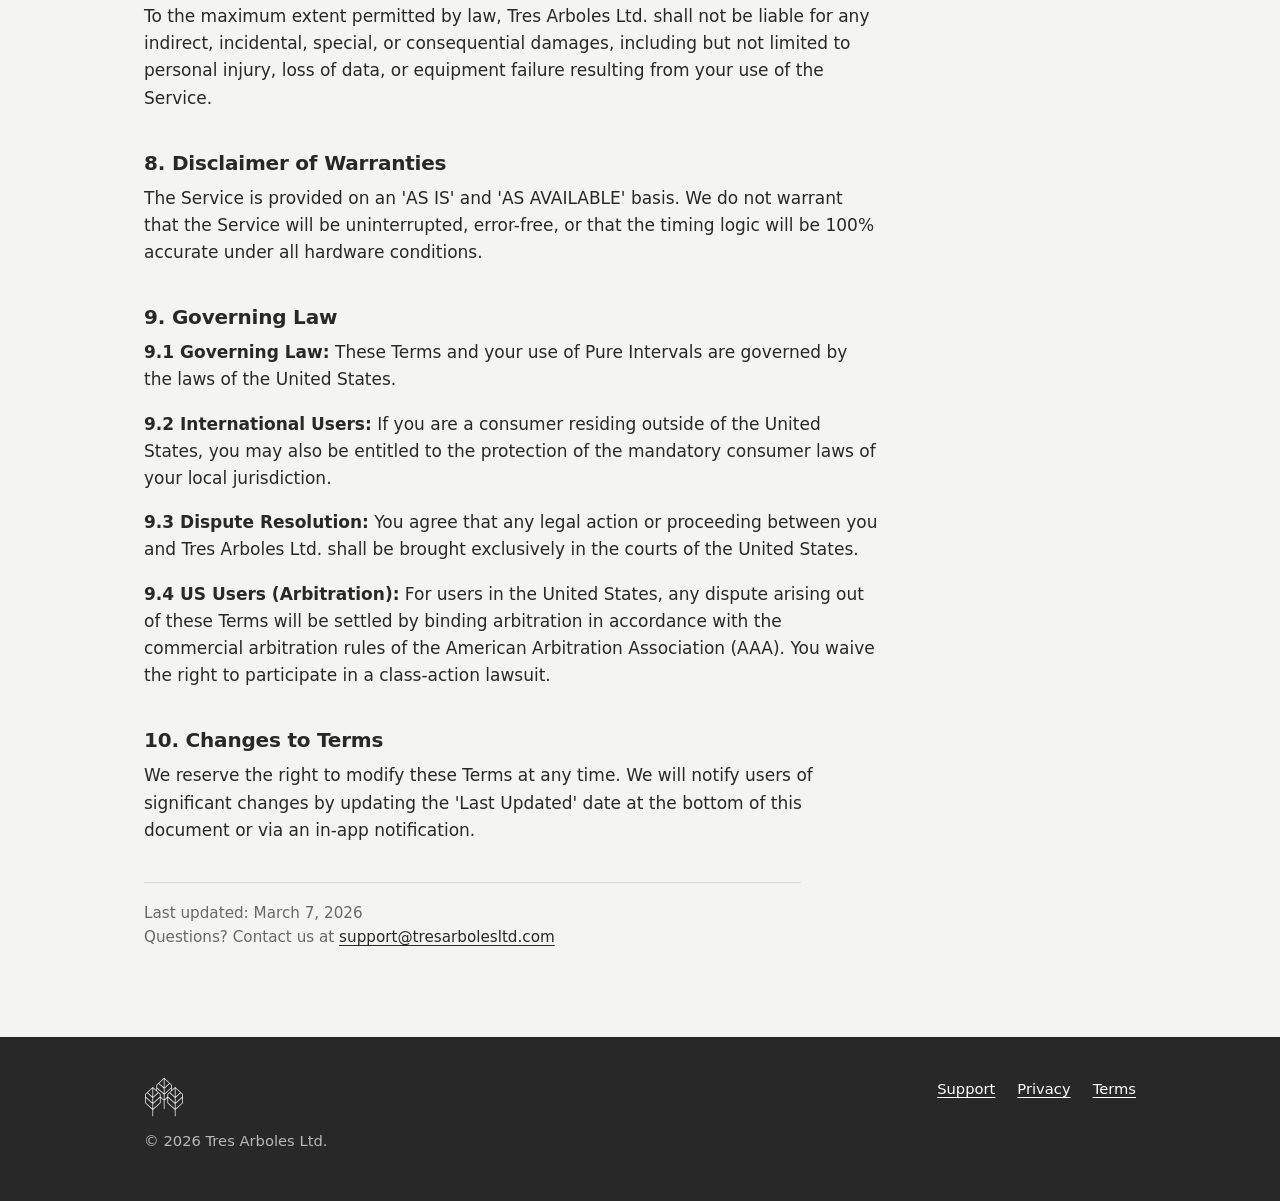
<file: pure-intervals/terms/index.html>
<!doctype html>
<html lang="en">
<head>
  <meta charset="utf-8">
  <meta name="viewport" content="width=device-width, initial-scale=1">
  <title>Pure Intervals Terms of Service — Tres Arboles</title>
  <meta name="description" content="Terms of service for the Pure Intervals app, operated by Tres Arboles Ltd.">
  <link rel="canonical" href="https://tresarbolesltd.com/pure-intervals/terms/">
  <meta property="og:type" content="website">
  <meta property="og:site_name" content="Tres Arboles">
  <meta property="og:title" content="Pure Intervals Terms of Service — Tres Arboles">
  <meta property="og:description" content="Terms of service for the Pure Intervals app, operated by Tres Arboles Ltd.">
  <meta property="og:url" content="https://tresarbolesltd.com/pure-intervals/terms/">
  <meta property="og:image" content="https://tresarbolesltd.com/assets/og-image.png">
  <meta property="og:image:width" content="1200">
  <meta property="og:image:height" content="630">
  <meta property="og:image:alt" content="Tres Arboles logo">
  <meta name="twitter:card" content="summary_large_image">
  <link rel="icon" href="../../assets/logo/tres-arboles-circle.svg" type="image/svg+xml">
  <link rel="icon" href="../../assets/favicon-32.png" type="image/png" sizes="32x32">
  <link rel="apple-touch-icon" href="../../assets/apple-touch-icon.png">
  <link rel="stylesheet" href="../../assets/site.css">
</head>
<body>
  <header class="site-header">
    <div class="wrap">
      <a class="brand" href="../../" aria-label="Tres Arboles home">
        <img class="logo-light" src="../../assets/logo/tres-arboles-circle.svg" alt="" width="46" height="46">
        <img class="logo-dark" src="../../assets/logo/tres-arboles-circle-white.svg" alt="" width="46" height="46">
        <span>Tres Arboles</span>
      </a>
      <nav class="site-nav" aria-label="Main">
        <a href="../../#apps">Apps</a>
        <a href="../../support/">Support</a>
        <a href="../../privacy/">Privacy</a>
        <a href="../../terms/">Terms</a>
      </nav>
    </div>
  </header>

  <main>
    <div class="wrap page-head">
      <p class="crumb"><a href="../../#apps">Apps</a> / <a href="../">Pure Intervals</a> / Terms</p>
      <h1>Pure Intervals Terms of Service</h1>
    </div>

    <div class="wrap prose">
      <p>Welcome to Pure Intervals. These Terms of Service ("Terms") govern your use of the Pure Intervals mobile application and website (the "Service"), operated by Tres Arboles Ltd. ("Company," "we," "us," or "our").</p>

      <h2>1. Acceptance of Terms</h2>
      <p>By downloading, accessing, or using Pure Intervals, you agree to be bound by these Terms. If you do not agree to these Terms, please do not use the Service.</p>

      <h2>2. Health and Safety Disclaimer</h2>
      <ul>
        <li><strong>Consult a Physician:</strong> You should consult with a healthcare professional before starting any new exercise program.</li>
        <li><strong>Risk of Injury:</strong> You acknowledge that physical exercise involves inherent risks of injury or death. You voluntarily assume all known and unknown risks associated with your use of the Service.</li>
        <li><strong>Listen to Your Body:</strong> If you experience pain, dizziness, or shortness of breath at any time while using the timer, stop exercising immediately and seek medical attention.</li>
      </ul>

      <h2>3. Use of the Service</h2>
      <ul>
        <li><strong>Eligibility:</strong> You must be at least 13 years old (or the minimum legal age in your country) to use this Service.</li>
        <li><strong>License:</strong> We grant you a personal, non-exclusive, non-transferable, revocable license to use the app for personal, non-commercial purposes.</li>
        <li><strong>Prohibited Conduct:</strong> You agree not to reverse-engineer the app, use it for illegal purposes, or interfere with its technical operation.</li>
      </ul>

      <h2>4. Intellectual Property</h2>
      <p>All content within Pure Intervals—including the logo, interface design, custom interval logic, and branding—is the exclusive property of Tres Arboles Ltd. You may not use our trademarks or trade dress without prior written consent.</p>

      <h2>5. Payments</h2>
      <ul>
        <li><strong>Purchases:</strong> Pure Intervals does not currently offer subscriptions. Any premium features or one-time purchases are processed through the Apple App Store or Google Play Store.</li>
        <li><strong>Refunds:</strong> Refund requests are subject to the policies of the respective App Store.</li>
      </ul>

      <h2>6. Privacy</h2>
      <p>Your privacy is important to us. Please refer to our <a href="../privacy/">Privacy Policy</a> to understand how we collect, use, and protect your data.</p>

      <h2>7. Limitation of Liability</h2>
      <p>To the maximum extent permitted by law, Tres Arboles Ltd. shall not be liable for any indirect, incidental, special, or consequential damages, including but not limited to personal injury, loss of data, or equipment failure resulting from your use of the Service.</p>

      <h2>8. Disclaimer of Warranties</h2>
      <p>The Service is provided on an 'AS IS' and 'AS AVAILABLE' basis. We do not warrant that the Service will be uninterrupted, error-free, or that the timing logic will be 100% accurate under all hardware conditions.</p>

      <h2>9. Governing Law</h2>
      <p><strong>9.1 Governing Law:</strong> These Terms and your use of Pure Intervals are governed by the laws of the United States.</p>
      <p><strong>9.2 International Users:</strong> If you are a consumer residing outside of the United States, you may also be entitled to the protection of the mandatory consumer laws of your local jurisdiction.</p>
      <p><strong>9.3 Dispute Resolution:</strong> You agree that any legal action or proceeding between you and Tres Arboles Ltd. shall be brought exclusively in the courts of the United States.</p>
      <p><strong>9.4 US Users (Arbitration):</strong> For users in the United States, any dispute arising out of these Terms will be settled by binding arbitration in accordance with the commercial arbitration rules of the American Arbitration Association (AAA). You waive the right to participate in a class-action lawsuit.</p>

      <h2>10. Changes to Terms</h2>
      <p>We reserve the right to modify these Terms at any time. We will notify users of significant changes by updating the 'Last Updated' date at the bottom of this document or via an in-app notification.</p>

      <p class="updated">Last updated: March 7, 2026<br>Questions? Contact us at <a href="mailto:support@tresarbolesltd.com">support@tresarbolesltd.com</a></p>
    </div>
  </main>

  <footer class="site-footer">
    <div class="wrap">
      <div>
        <img src="../../assets/logo/tres-arboles-mark-white.svg" alt="" width="34" height="34">
        <p>&copy; 2026 Tres Arboles Ltd.</p>
      </div>
      <nav aria-label="Footer">
        <a href="../../support/">Support</a>
        <a href="../../privacy/">Privacy</a>
        <a href="../../terms/">Terms</a>
      </nav>
    </div>
  </footer>
</body>
</html>
</file>
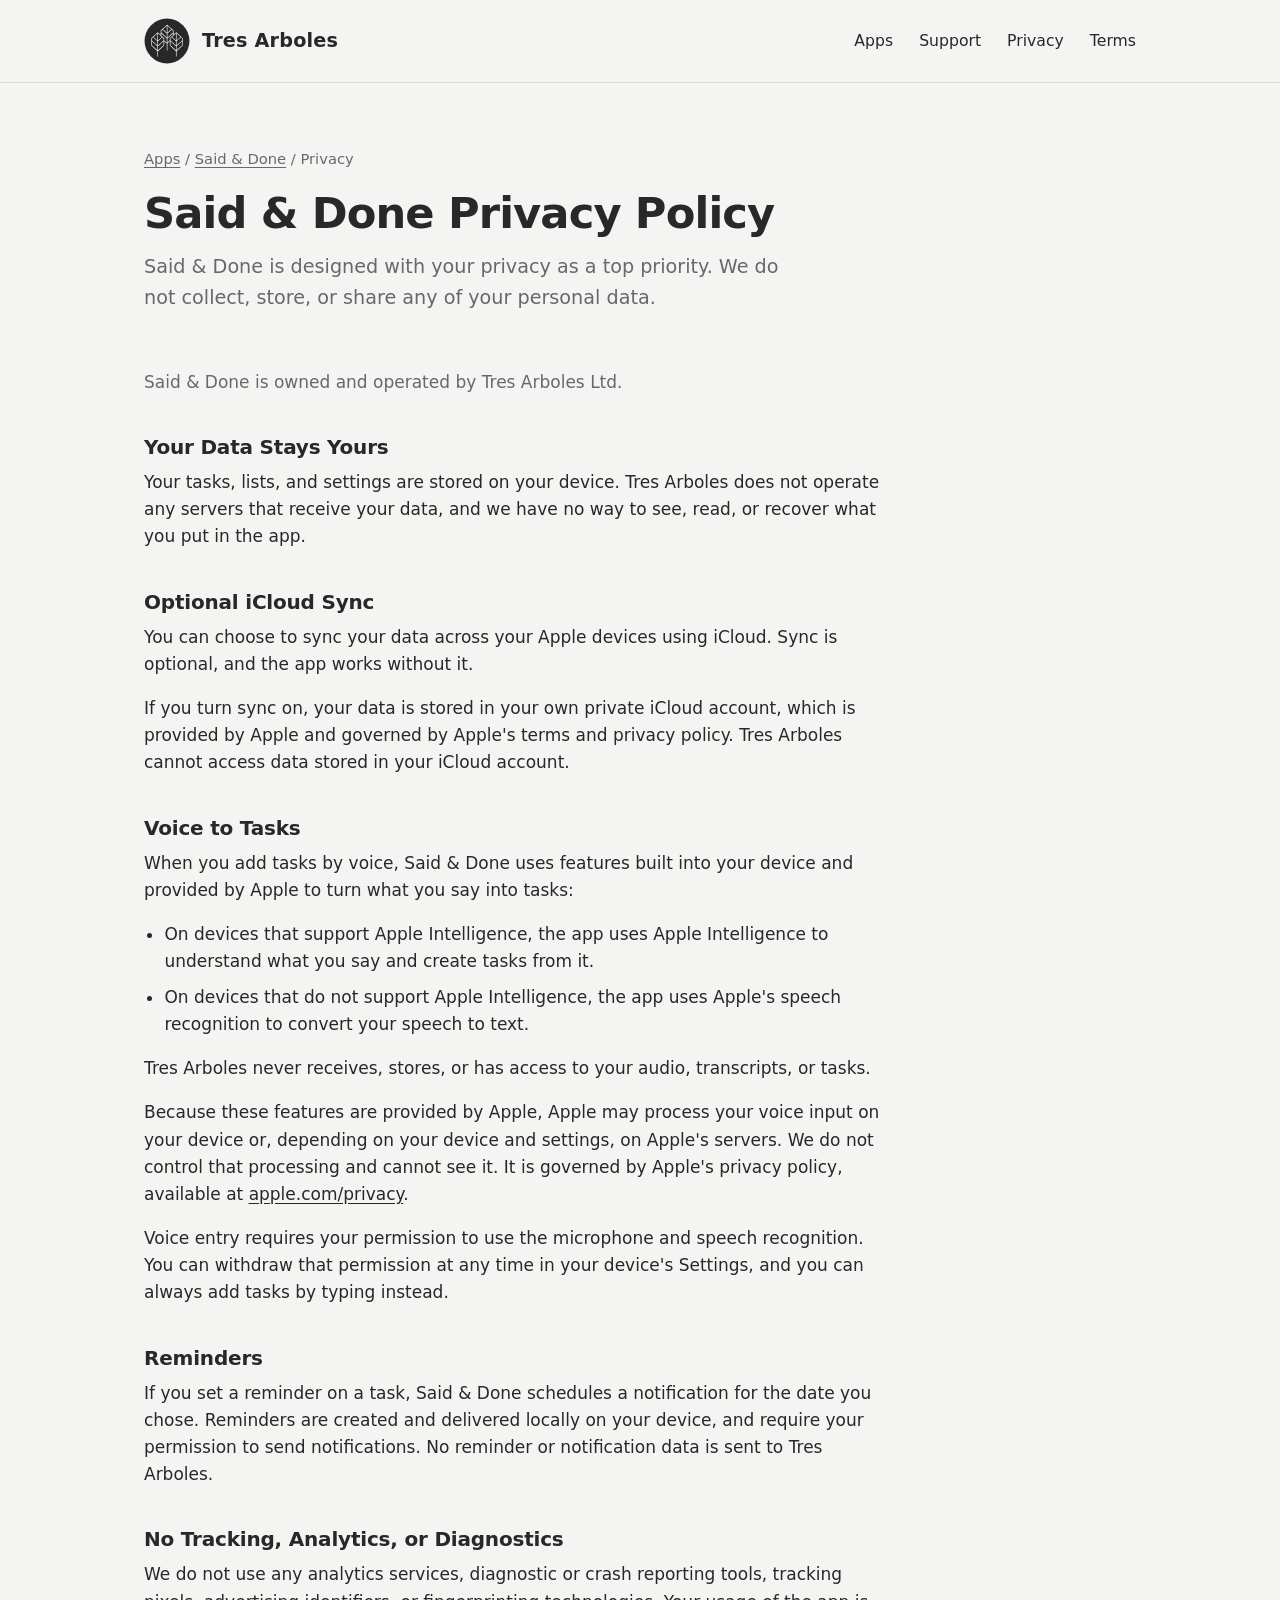
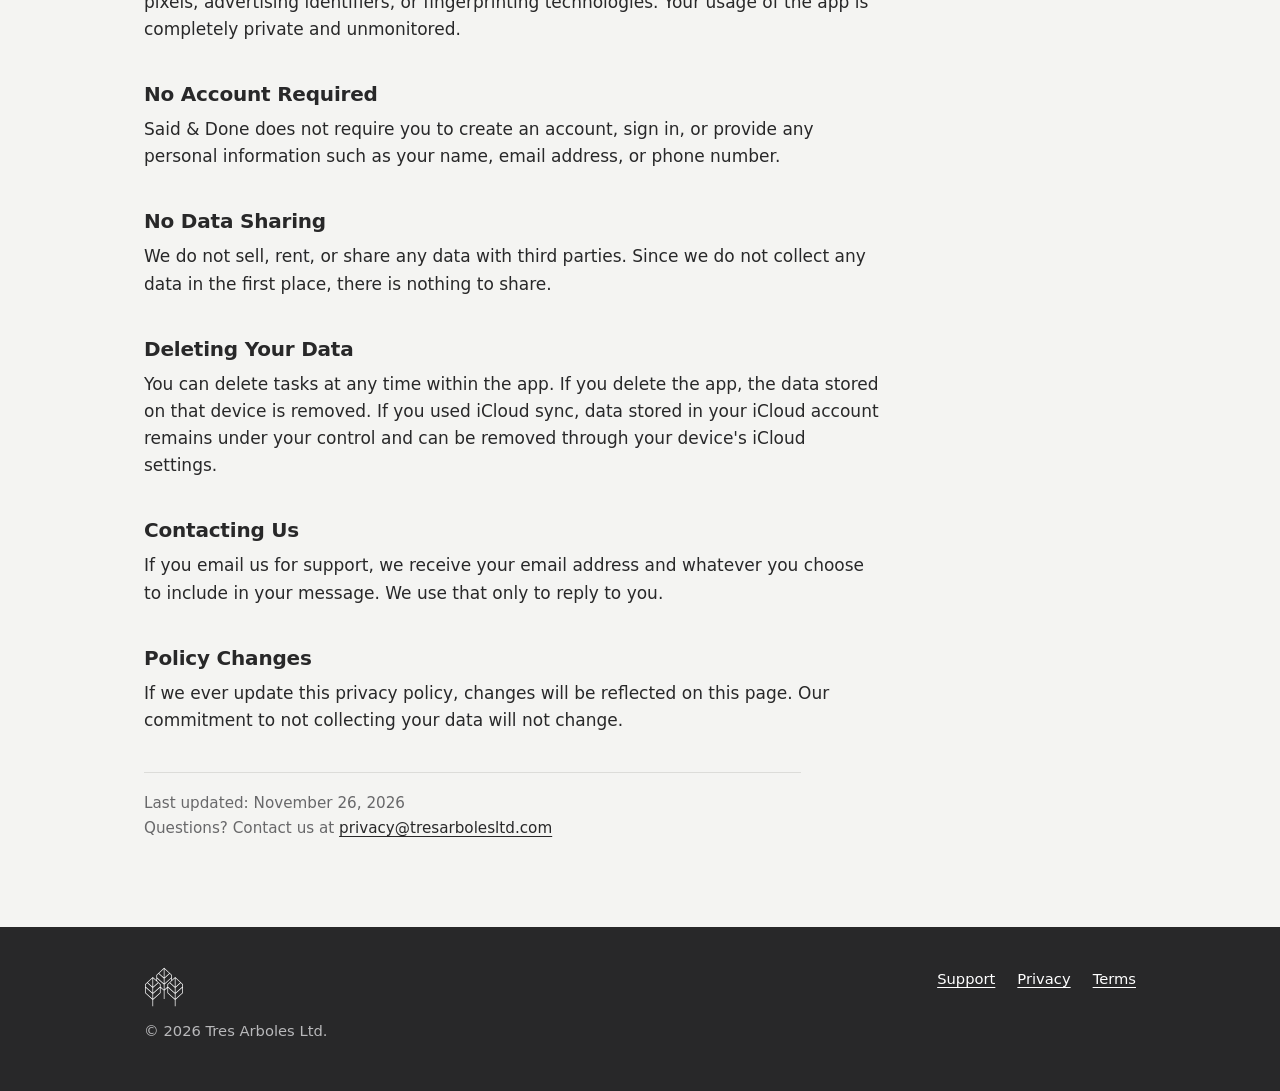
<file: said-and-done/privacy/index.html>
<!doctype html>
<html lang="en">
<head>
  <meta charset="utf-8">
  <meta name="viewport" content="width=device-width, initial-scale=1">
  <title>Said &amp; Done Privacy Policy — Tres Arboles</title>
  <meta name="description" content="Privacy policy for the Said &amp; Done app. Tres Arboles does not collect, store, or share personal data.">
  <link rel="canonical" href="https://tresarbolesltd.com/said-and-done/privacy/">
  <meta property="og:type" content="website">
  <meta property="og:site_name" content="Tres Arboles">
  <meta property="og:title" content="Said &amp; Done Privacy Policy — Tres Arboles">
  <meta property="og:description" content="Privacy policy for the Said &amp; Done app. Tres Arboles does not collect, store, or share personal data.">
  <meta property="og:url" content="https://tresarbolesltd.com/said-and-done/privacy/">
  <meta property="og:image" content="https://tresarbolesltd.com/assets/og-image.png">
  <meta property="og:image:width" content="1200">
  <meta property="og:image:height" content="630">
  <meta property="og:image:alt" content="Tres Arboles logo">
  <meta name="twitter:card" content="summary_large_image">
  <link rel="icon" href="../../assets/logo/tres-arboles-circle.svg" type="image/svg+xml">
  <link rel="icon" href="../../assets/favicon-32.png" type="image/png" sizes="32x32">
  <link rel="apple-touch-icon" href="../../assets/apple-touch-icon.png">
  <link rel="stylesheet" href="../../assets/site.css">
</head>
<body>
  <header class="site-header">
    <div class="wrap">
      <a class="brand" href="../../" aria-label="Tres Arboles home">
        <img class="logo-light" src="../../assets/logo/tres-arboles-circle.svg" alt="" width="46" height="46">
        <img class="logo-dark" src="../../assets/logo/tres-arboles-circle-white.svg" alt="" width="46" height="46">
        <span>Tres Arboles</span>
      </a>
      <nav class="site-nav" aria-label="Main">
        <a href="../../#apps">Apps</a>
        <a href="../../support/">Support</a>
        <a href="../../privacy/">Privacy</a>
        <a href="../../terms/">Terms</a>
      </nav>
    </div>
  </header>

  <main>
    <div class="wrap page-head">
      <p class="crumb"><a href="../../#apps">Apps</a> / <a href="../">Said &amp; Done</a> / Privacy</p>
      <h1>Said &amp; Done Privacy Policy</h1>
      <p class="lede">Said &amp; Done is designed with your privacy as a top priority. We do not collect, store, or share any of your personal data.</p>
    </div>

    <div class="wrap prose">
      <p class="muted">Said &amp; Done is owned and operated by Tres Arboles Ltd.</p>

      <h2>Your Data Stays Yours</h2>
      <p>Your tasks, lists, and settings are stored on your device. Tres Arboles does not operate any servers that receive your data, and we have no way to see, read, or recover what you put in the app.</p>

      <h2>Optional iCloud Sync</h2>
      <p>You can choose to sync your data across your Apple devices using iCloud. Sync is optional, and the app works without it.</p>
      <p>If you turn sync on, your data is stored in your own private iCloud account, which is provided by Apple and governed by Apple's terms and privacy policy. Tres Arboles cannot access data stored in your iCloud account.</p>

      <h2>Voice to Tasks</h2>
      <p>When you add tasks by voice, Said &amp; Done uses features built into your device and provided by Apple to turn what you say into tasks:</p>
      <ul>
        <li>On devices that support Apple Intelligence, the app uses Apple Intelligence to understand what you say and create tasks from it.</li>
        <li>On devices that do not support Apple Intelligence, the app uses Apple&apos;s speech recognition to convert your speech to text.</li>
      </ul>
      <p>Tres Arboles never receives, stores, or has access to your audio, transcripts, or tasks.</p>
      <p>Because these features are provided by Apple, Apple may process your voice input on your device or, depending on your device and settings, on Apple&apos;s servers. We do not control that processing and cannot see it. It is governed by Apple&apos;s privacy policy, available at <a href="https://www.apple.com/privacy/">apple.com/privacy</a>.</p>
      <p>Voice entry requires your permission to use the microphone and speech recognition. You can withdraw that permission at any time in your device&apos;s Settings, and you can always add tasks by typing instead.</p>

      <h2>Reminders</h2>
      <p>If you set a reminder on a task, Said &amp; Done schedules a notification for the date you chose. Reminders are created and delivered locally on your device, and require your permission to send notifications. No reminder or notification data is sent to Tres Arboles.</p>


      <h2>No Tracking, Analytics, or Diagnostics</h2>
      <p>We do not use any analytics services, diagnostic or crash reporting tools, tracking pixels, advertising identifiers, or fingerprinting technologies. Your usage of the app is completely private and unmonitored.</p>

      <h2>No Account Required</h2>
      <p>Said &amp; Done does not require you to create an account, sign in, or provide any personal information such as your name, email address, or phone number.</p>

      <h2>No Data Sharing</h2>
      <p>We do not sell, rent, or share any data with third parties. Since we do not collect any data in the first place, there is nothing to share.</p>

      <h2>Deleting Your Data</h2>
      <p>You can delete tasks at any time within the app. If you delete the app, the data stored on that device is removed. If you used iCloud sync, data stored in your iCloud account remains under your control and can be removed through your device's iCloud settings.</p>

      <h2>Contacting Us</h2>
      <p>If you email us for support, we receive your email address and whatever you choose to include in your message. We use that only to reply to you.</p>

      <h2>Policy Changes</h2>
      <p>If we ever update this privacy policy, changes will be reflected on this page. Our commitment to not collecting your data will not change.</p>

      <p class="updated">Last updated: November 26, 2026<br>Questions? Contact us at <a href="mailto:privacy@tresarbolesltd.com">privacy@tresarbolesltd.com</a></p>
    </div>
  </main>

  <footer class="site-footer">
    <div class="wrap">
      <div>
        <img src="../../assets/logo/tres-arboles-mark-white.svg" alt="" width="34" height="34">
        <p>&copy; 2026 Tres Arboles Ltd.</p>
      </div>
      <nav aria-label="Footer">
        <a href="../../support/">Support</a>
        <a href="../../privacy/">Privacy</a>
        <a href="../../terms/">Terms</a>
      </nav>
    </div>
  </footer>
</body>
</html>
</file>
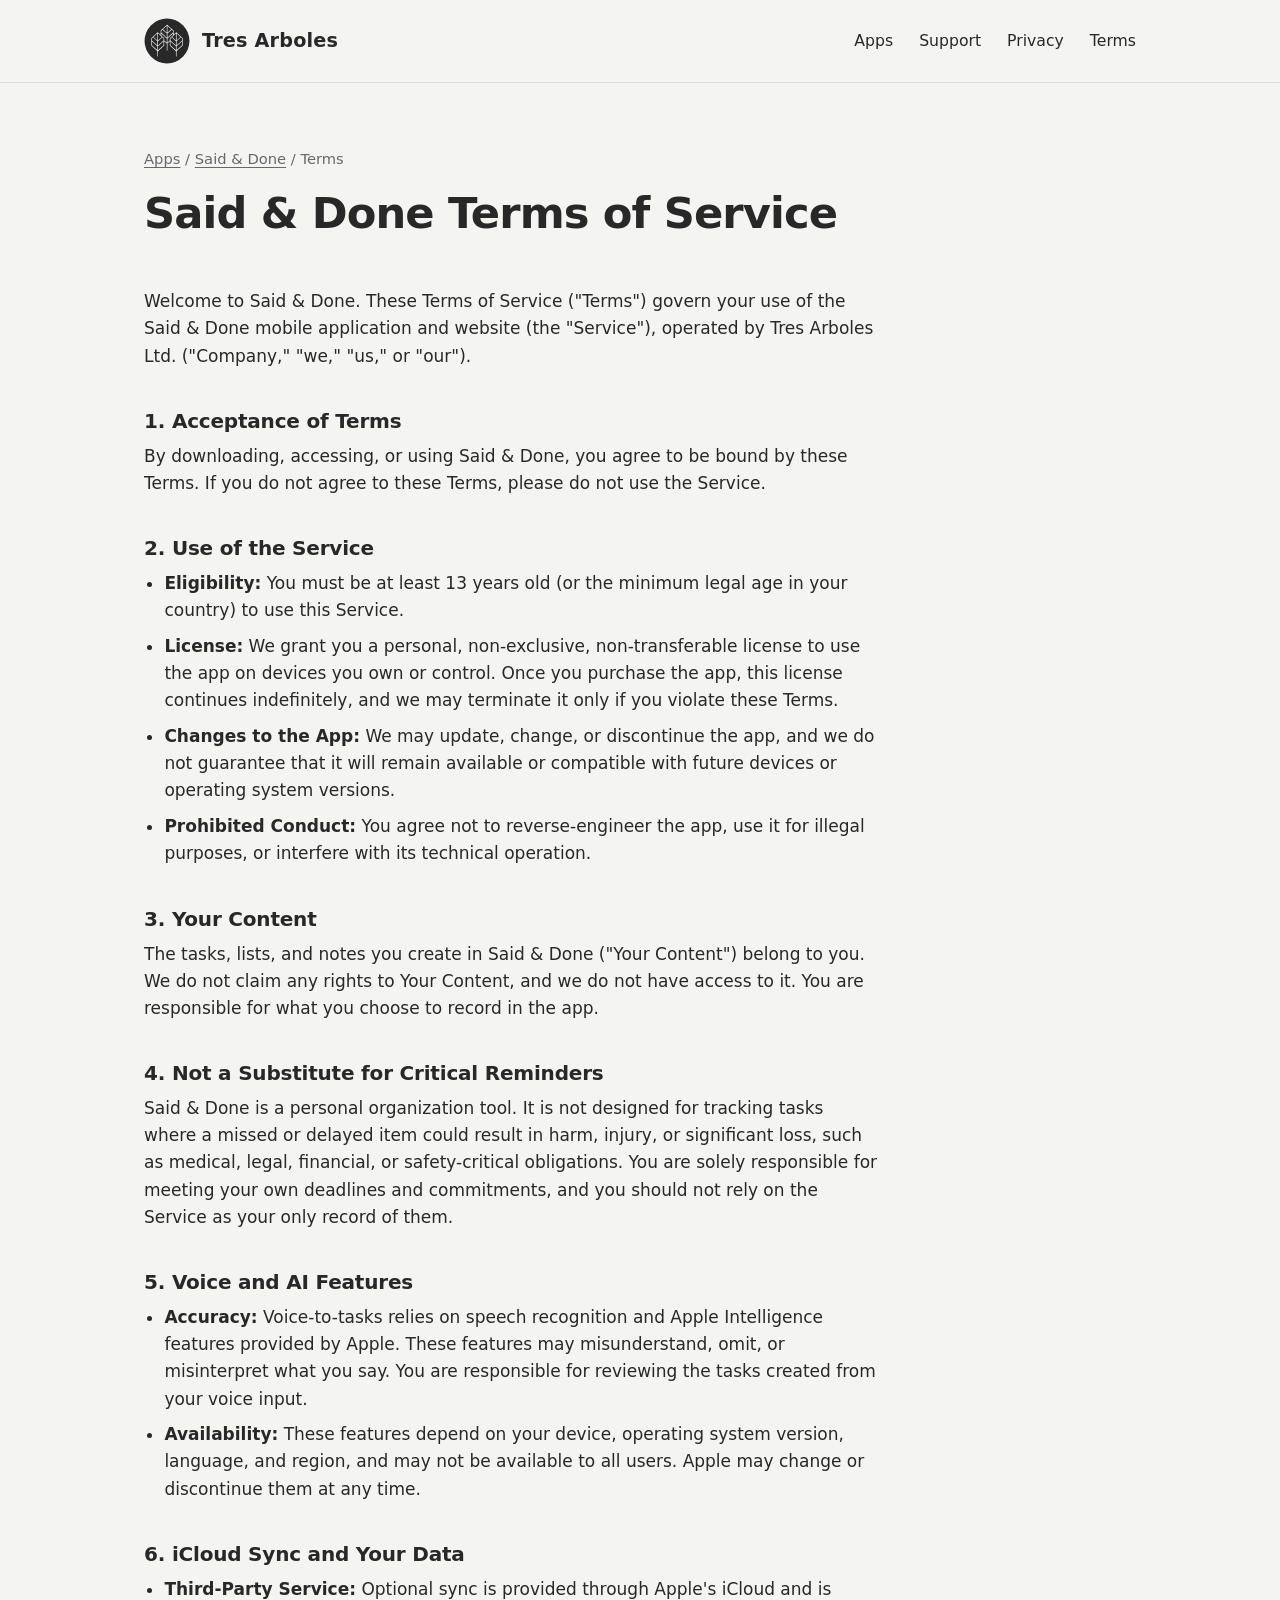
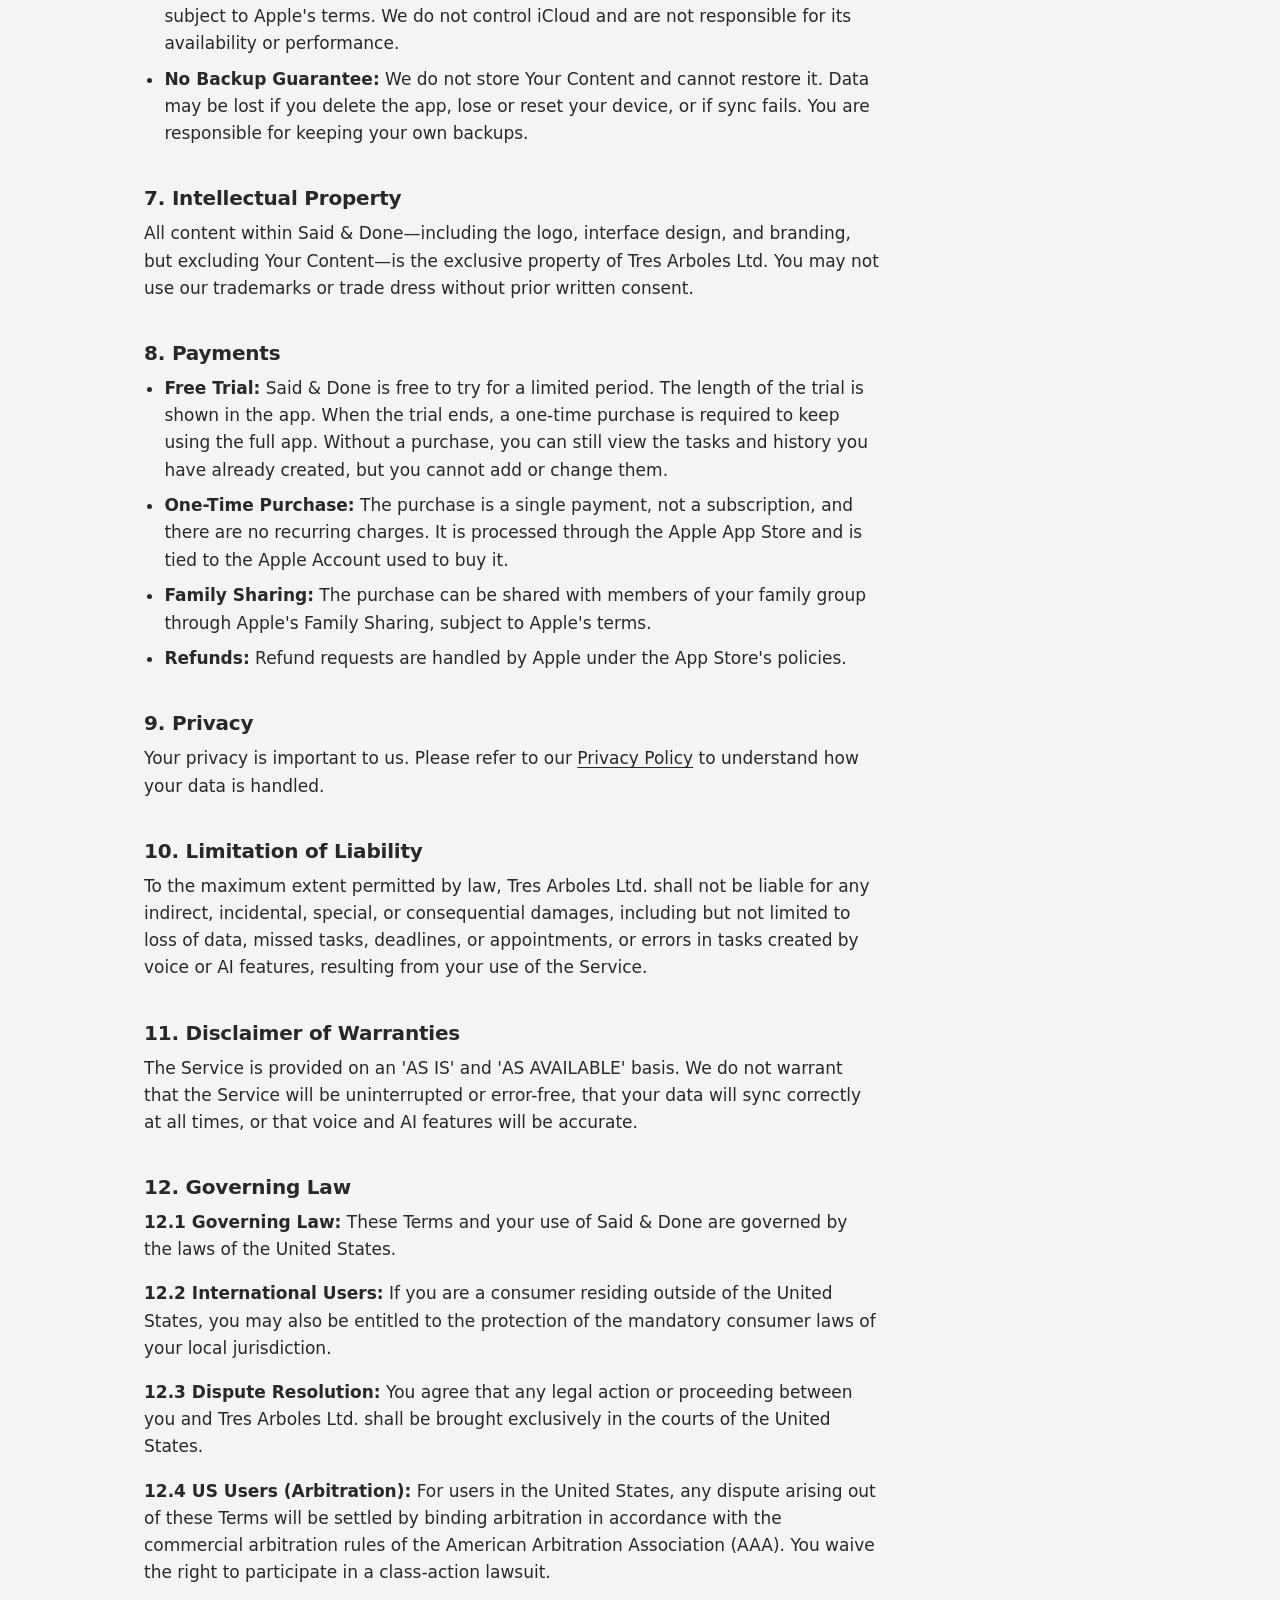
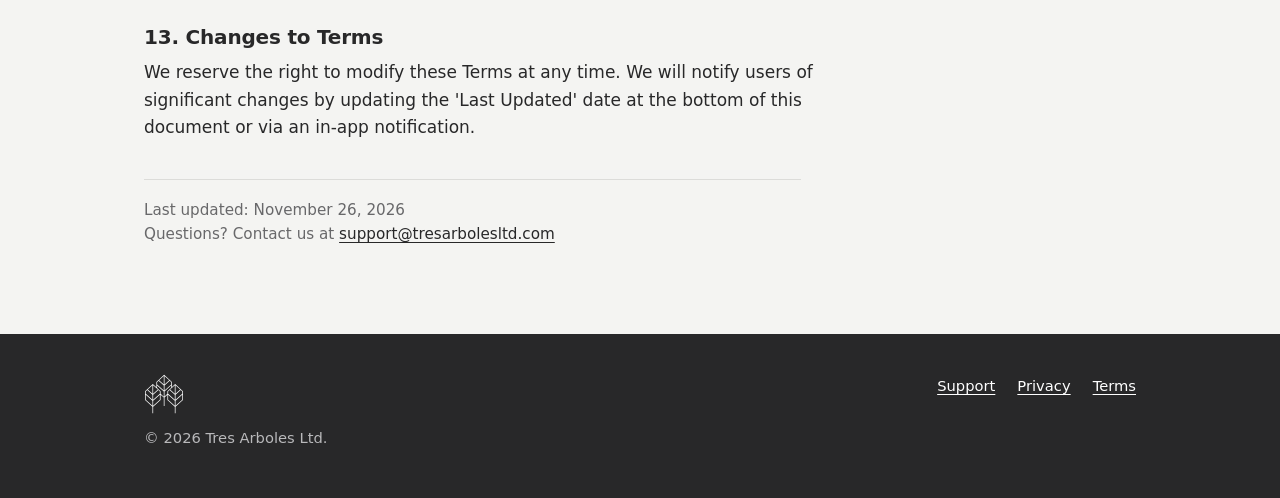
<file: said-and-done/terms/index.html>
<!doctype html>
<html lang="en">
<head>
  <meta charset="utf-8">
  <meta name="viewport" content="width=device-width, initial-scale=1">
  <title>Said &amp; Done Terms of Service — Tres Arboles</title>
  <meta name="description" content="Terms of service for the Said &amp; Done app, operated by Tres Arboles Ltd.">
  <link rel="canonical" href="https://tresarbolesltd.com/said-and-done/terms/">
  <meta property="og:type" content="website">
  <meta property="og:site_name" content="Tres Arboles">
  <meta property="og:title" content="Said &amp; Done Terms of Service — Tres Arboles">
  <meta property="og:description" content="Terms of service for the Said &amp; Done app, operated by Tres Arboles Ltd.">
  <meta property="og:url" content="https://tresarbolesltd.com/said-and-done/terms/">
  <meta property="og:image" content="https://tresarbolesltd.com/assets/og-image.png">
  <meta property="og:image:width" content="1200">
  <meta property="og:image:height" content="630">
  <meta property="og:image:alt" content="Tres Arboles logo">
  <meta name="twitter:card" content="summary_large_image">
  <link rel="icon" href="../../assets/logo/tres-arboles-circle.svg" type="image/svg+xml">
  <link rel="icon" href="../../assets/favicon-32.png" type="image/png" sizes="32x32">
  <link rel="apple-touch-icon" href="../../assets/apple-touch-icon.png">
  <link rel="stylesheet" href="../../assets/site.css">
</head>
<body>
  <header class="site-header">
    <div class="wrap">
      <a class="brand" href="../../" aria-label="Tres Arboles home">
        <img class="logo-light" src="../../assets/logo/tres-arboles-circle.svg" alt="" width="46" height="46">
        <img class="logo-dark" src="../../assets/logo/tres-arboles-circle-white.svg" alt="" width="46" height="46">
        <span>Tres Arboles</span>
      </a>
      <nav class="site-nav" aria-label="Main">
        <a href="../../#apps">Apps</a>
        <a href="../../support/">Support</a>
        <a href="../../privacy/">Privacy</a>
        <a href="../../terms/">Terms</a>
      </nav>
    </div>
  </header>

  <main>
    <div class="wrap page-head">
      <p class="crumb"><a href="../../#apps">Apps</a> / <a href="../">Said &amp; Done</a> / Terms</p>
      <h1>Said &amp; Done Terms of Service</h1>

    </div>

    <div class="wrap prose">
      <p>Welcome to Said &amp; Done. These Terms of Service ("Terms") govern your use of the Said &amp; Done mobile application and website (the "Service"), operated by Tres Arboles Ltd. ("Company," "we," "us," or "our").</p>

      <h2>1. Acceptance of Terms</h2>
      <p>By downloading, accessing, or using Said &amp; Done, you agree to be bound by these Terms. If you do not agree to these Terms, please do not use the Service.</p>

      <h2>2. Use of the Service</h2>
      <ul>
        <li><strong>Eligibility:</strong> You must be at least 13 years old (or the minimum legal age in your country) to use this Service.</li>
        <li><strong>License:</strong> We grant you a personal, non-exclusive, non-transferable license to use the app on devices you own or control. Once you purchase the app, this license continues indefinitely, and we may terminate it only if you violate these Terms.</li>
        <li><strong>Changes to the App:</strong> We may update, change, or discontinue the app, and we do not guarantee that it will remain available or compatible with future devices or operating system versions.</li>
        <li><strong>Prohibited Conduct:</strong> You agree not to reverse-engineer the app, use it for illegal purposes, or interfere with its technical operation.</li>
      </ul>

      <h2>3. Your Content</h2>
      <p>The tasks, lists, and notes you create in Said &amp; Done ("Your Content") belong to you. We do not claim any rights to Your Content, and we do not have access to it. You are responsible for what you choose to record in the app.</p>

      <h2>4. Not a Substitute for Critical Reminders</h2>
      <p>Said &amp; Done is a personal organization tool. It is not designed for tracking tasks where a missed or delayed item could result in harm, injury, or significant loss, such as medical, legal, financial, or safety-critical obligations. You are solely responsible for meeting your own deadlines and commitments, and you should not rely on the Service as your only record of them.</p>

      <h2>5. Voice and AI Features</h2>
      <ul>
        <li><strong>Accuracy:</strong> Voice-to-tasks relies on speech recognition and Apple Intelligence features provided by Apple. These features may misunderstand, omit, or misinterpret what you say. You are responsible for reviewing the tasks created from your voice input.</li>
        <li><strong>Availability:</strong> These features depend on your device, operating system version, language, and region, and may not be available to all users. Apple may change or discontinue them at any time.</li>
      </ul>

      <h2>6. iCloud Sync and Your Data</h2>
      <ul>
        <li><strong>Third-Party Service:</strong> Optional sync is provided through Apple's iCloud and is subject to Apple's terms. We do not control iCloud and are not responsible for its availability or performance.</li>
        <li><strong>No Backup Guarantee:</strong> We do not store Your Content and cannot restore it. Data may be lost if you delete the app, lose or reset your device, or if sync fails. You are responsible for keeping your own backups.</li>
      </ul>

      <h2>7. Intellectual Property</h2>
      <p>All content within Said &amp; Done—including the logo, interface design, and branding, but excluding Your Content—is the exclusive property of Tres Arboles Ltd. You may not use our trademarks or trade dress without prior written consent.</p>

      <h2>8. Payments</h2>
      <ul>
        <li><strong>Free Trial:</strong> Said &amp; Done is free to try for a limited period. The length of the trial is shown in the app. When the trial ends, a one-time purchase is required to keep using the full app. Without a purchase, you can still view the tasks and history you have already created, but you cannot add or change them.</li>
        <li><strong>One-Time Purchase:</strong> The purchase is a single payment, not a subscription, and there are no recurring charges. It is processed through the Apple App Store and is tied to the Apple Account used to buy it.</li>
        <li><strong>Family Sharing:</strong> The purchase can be shared with members of your family group through Apple&apos;s Family Sharing, subject to Apple&apos;s terms.</li>
        <li><strong>Refunds:</strong> Refund requests are handled by Apple under the App Store&apos;s policies.</li>
      </ul>

      <h2>9. Privacy</h2>
      <p>Your privacy is important to us. Please refer to our <a href="../privacy/">Privacy Policy</a> to understand how your data is handled.</p>

      <h2>10. Limitation of Liability</h2>
      <p>To the maximum extent permitted by law, Tres Arboles Ltd. shall not be liable for any indirect, incidental, special, or consequential damages, including but not limited to loss of data, missed tasks, deadlines, or appointments, or errors in tasks created by voice or AI features, resulting from your use of the Service.</p>

      <h2>11. Disclaimer of Warranties</h2>
      <p>The Service is provided on an 'AS IS' and 'AS AVAILABLE' basis. We do not warrant that the Service will be uninterrupted or error-free, that your data will sync correctly at all times, or that voice and AI features will be accurate.</p>

      <h2>12. Governing Law</h2>
      <p><strong>12.1 Governing Law:</strong> These Terms and your use of Said &amp; Done are governed by the laws of the United States.</p>
      <p><strong>12.2 International Users:</strong> If you are a consumer residing outside of the United States, you may also be entitled to the protection of the mandatory consumer laws of your local jurisdiction.</p>
      <p><strong>12.3 Dispute Resolution:</strong> You agree that any legal action or proceeding between you and Tres Arboles Ltd. shall be brought exclusively in the courts of the United States.</p>
      <p><strong>12.4 US Users (Arbitration):</strong> For users in the United States, any dispute arising out of these Terms will be settled by binding arbitration in accordance with the commercial arbitration rules of the American Arbitration Association (AAA). You waive the right to participate in a class-action lawsuit.</p>

      <h2>13. Changes to Terms</h2>
      <p>We reserve the right to modify these Terms at any time. We will notify users of significant changes by updating the 'Last Updated' date at the bottom of this document or via an in-app notification.</p>

      <p class="updated">Last updated: November 26, 2026<br>Questions? Contact us at <a href="mailto:support@tresarbolesltd.com">support@tresarbolesltd.com</a></p>
    </div>
  </main>

  <footer class="site-footer">
    <div class="wrap">
      <div>
        <img src="../../assets/logo/tres-arboles-mark-white.svg" alt="" width="34" height="34">
        <p>&copy; 2026 Tres Arboles Ltd.</p>
      </div>
      <nav aria-label="Footer">
        <a href="../../support/">Support</a>
        <a href="../../privacy/">Privacy</a>
        <a href="../../terms/">Terms</a>
      </nav>
    </div>
  </footer>
</body>
</html>
</file>
<file: assets/site.css>
/* Tres Arboles — shared styles. No build step; edit and reload. */

:root {
  --paper: #f4f4f2;
  --surface: #ffffff;
  --ink: #282829;
  --muted: #68686a;
  --line: #dcdcd9;
  --accent: #282829;
  --band: #282829;
  --band-ink: #ffffff;
  --band-muted: #b9b9bb;
  --radius: 14px;
  --measure: 68ch;
  --font: "Avenir Next", "Century Gothic", "Segoe UI", system-ui, -apple-system, Roboto, "Helvetica Neue", Arial, sans-serif;
}

@media (prefers-color-scheme: dark) {
  :root {
    --paper: #1c1c1d;
    --surface: #282829;
    --ink: #f4f4f2;
    --muted: #a9a9ab;
    --line: #3d3d3f;
    --accent: #f4f4f2;
    --band: #111112;
  }
}

*, *::before, *::after { box-sizing: border-box; }

html { -webkit-text-size-adjust: 100%; }

body {
  margin: 0;
  background: var(--paper);
  color: var(--ink);
  font-family: var(--font);
  font-size: 1.0625rem;
  line-height: 1.6;
  min-height: 100vh;
  display: flex;
  flex-direction: column;
}

main { flex: 1; }

.wrap {
  width: 100%;
  max-width: 1040px;
  margin: 0 auto;
  padding: 0 24px;
}

a { color: var(--accent); text-underline-offset: 3px; }
a:hover { text-decoration-thickness: 2px; }
a:focus-visible, .btn:focus-visible {
  outline: 2px solid var(--accent);
  outline-offset: 3px;
  border-radius: 4px;
}

h1, h2, h3 { line-height: 1.15; font-weight: 600; text-wrap: balance; margin: 0; }
h1 { font-size: clamp(2.1rem, 5.5vw, 3.4rem); letter-spacing: -0.02em; }
h2 { font-size: 1.5rem; letter-spacing: -0.01em; }
h3 { font-size: 1.15rem; }
p { margin: 0 0 1em; }

.eyebrow {
  font-size: 0.8rem;
  letter-spacing: 0.14em;
  text-transform: uppercase;
  color: var(--muted);
  margin: 0 0 14px;
}

.lede { font-size: 1.2rem; color: var(--muted); max-width: 52ch; }
.muted { color: var(--muted); }

/* ---------- Header ---------- */

.site-header { border-bottom: 1.5px solid var(--line); }
.site-header .wrap {
  display: flex;
  align-items: center;
  justify-content: space-between;
  gap: 16px;
  padding-top: 18px;
  padding-bottom: 18px;
  flex-wrap: wrap;
}
.brand {
  display: inline-flex;
  align-items: center;
  gap: 12px;
  color: var(--ink);
  text-decoration: none;
  font-size: 1.2rem;
  font-weight: 600;
  letter-spacing: 0.01em;
}
.brand img { height: 46px; width: 46px; display: block; }

.logo-dark { display: none !important; }
@media (prefers-color-scheme: dark) {
  .logo-light { display: none !important; }
  .logo-dark { display: block !important; }
}

.site-nav { display: flex; gap: 26px; }
.site-nav a {
  color: var(--ink);
  text-decoration: none;
  font-size: 0.98rem;
  padding: 6px 0;
  border-bottom: 1.5px solid transparent;
}
.site-nav a:hover, .site-nav a[aria-current="page"] { border-bottom-color: var(--ink); }

/* ---------- Sections ---------- */

.hero { padding: 88px 0 72px; }
.hero h1 { max-width: 16ch; margin-bottom: 22px; }

.section { padding: 56px 0; border-top: 1.5px solid var(--line); }
.section-head { margin-bottom: 28px; }

.page-head { padding-top: 64px; padding-bottom: 36px; }
.page-head h1 { font-size: clamp(1.9rem, 4.5vw, 2.7rem); margin-bottom: 14px; }
.page-head .crumb { font-size: 0.92rem; color: var(--muted); margin-bottom: 18px; }
.page-head .crumb a { color: var(--muted); }

/* ---------- App list ---------- */

.apps { display: grid; gap: 18px; list-style: none; margin: 0; padding: 0; }

.app {
  display: grid;
  grid-template-columns: 72px 1fr auto;
  gap: 22px;
  align-items: center;
  background: var(--surface);
  border: 1.5px solid var(--line);
  border-radius: var(--radius);
  padding: 22px 24px;
}
.app h3 { margin-bottom: 4px; }
.app p { margin: 0; color: var(--muted); max-width: 54ch; }
.app-links { display: flex; gap: 16px; flex-wrap: wrap; margin-top: 10px; font-size: 0.95rem; }
.app-cta { display: flex; flex-direction: column; gap: 8px; align-items: flex-end; }

.app-icon {
  width: 72px;
  height: 72px;
  border-radius: 17px;
  display: grid;
  place-items: center;
  flex: none;
}
.app-icon svg { width: 40px; height: 40px; }

.tag {
  display: inline-block;
  font-size: 0.75rem;
  letter-spacing: 0.1em;
  text-transform: uppercase;
  border: 1.5px solid var(--line);
  color: var(--muted);
  border-radius: 999px;
  padding: 3px 12px;
  white-space: nowrap;
}

.btn {
  display: inline-block;
  background: var(--ink);
  color: var(--paper);
  text-decoration: none;
  font-weight: 600;
  font-size: 0.95rem;
  padding: 10px 18px;
  border-radius: 999px;
  border: 1.5px solid var(--ink);
  white-space: nowrap;
}
.btn:hover { background: transparent; color: var(--ink); }
.btn--ghost { background: transparent; color: var(--ink); }
.btn--ghost:hover { background: var(--ink); color: var(--paper); }

.store-badge { display: inline-block; line-height: 0; border-radius: 8px; }
.store-badge img { height: 44px; width: auto; display: block; }

/* ---------- Two-column blocks ---------- */

.cols { display: grid; grid-template-columns: repeat(2, minmax(0, 1fr)); gap: 18px; }
.card {
  background: var(--surface);
  border: 1.5px solid var(--line);
  border-radius: var(--radius);
  padding: 24px;
}
.card h2, .card h3 { margin-bottom: 10px; }
.card > :last-child { margin-bottom: 0; }

.email { font-size: 1.2rem; font-weight: 600; word-break: break-word; }
address { font-style: normal; color: var(--muted); }

/* ---------- Long-form (policies) ---------- */

.prose { padding-bottom: 72px; }
.prose > * { max-width: var(--measure); }
.prose h2 { font-size: 1.25rem; margin: 2em 0 0.5em; }
.prose ul { padding-left: 1.2em; margin: 0 0 1em; }
.prose li { margin-bottom: 0.5em; }
.prose .updated {
  margin-top: 2.5em;
  padding-top: 1.2em;
  border-top: 1.5px solid var(--line);
  color: var(--muted);
  font-size: 0.95rem;
}

.doc-list { list-style: none; padding: 0; margin: 0; max-width: var(--measure); }
.doc-list li {
  display: flex;
  justify-content: space-between;
  gap: 16px;
  padding: 16px 0;
  border-bottom: 1.5px solid var(--line);
}

/* ---------- Footer ---------- */

.site-footer {
  background: var(--band);
  padding: 40px 0 48px;
  font-size: 0.92rem;
  color: var(--band-muted);
}
.site-footer .wrap {
  display: flex;
  justify-content: space-between;
  align-items: flex-start;
  gap: 24px;
  flex-wrap: wrap;
}
.site-footer img { height: 40px; width: 40px; margin-bottom: 12px; display: block; }
.site-footer p { margin: 0; }
.site-footer nav { display: flex; gap: 22px; flex-wrap: wrap; }
.site-footer a { color: var(--band-ink); }
.site-footer a:focus-visible { outline-color: var(--band-ink); }

/* ---------- Small screens ---------- */

@media (max-width: 720px) {
  .hero { padding: 48px 0; }
  .cols { grid-template-columns: 1fr; }
  .app { grid-template-columns: 56px 1fr; gap: 16px; padding: 18px; }
  .app-icon { width: 56px; height: 56px; border-radius: 13px; }
  .app-icon svg { width: 30px; height: 30px; }
  .app-cta { grid-column: 1 / -1; flex-direction: row; align-items: center; }
  .site-nav { gap: 20px; }
}
</file>
